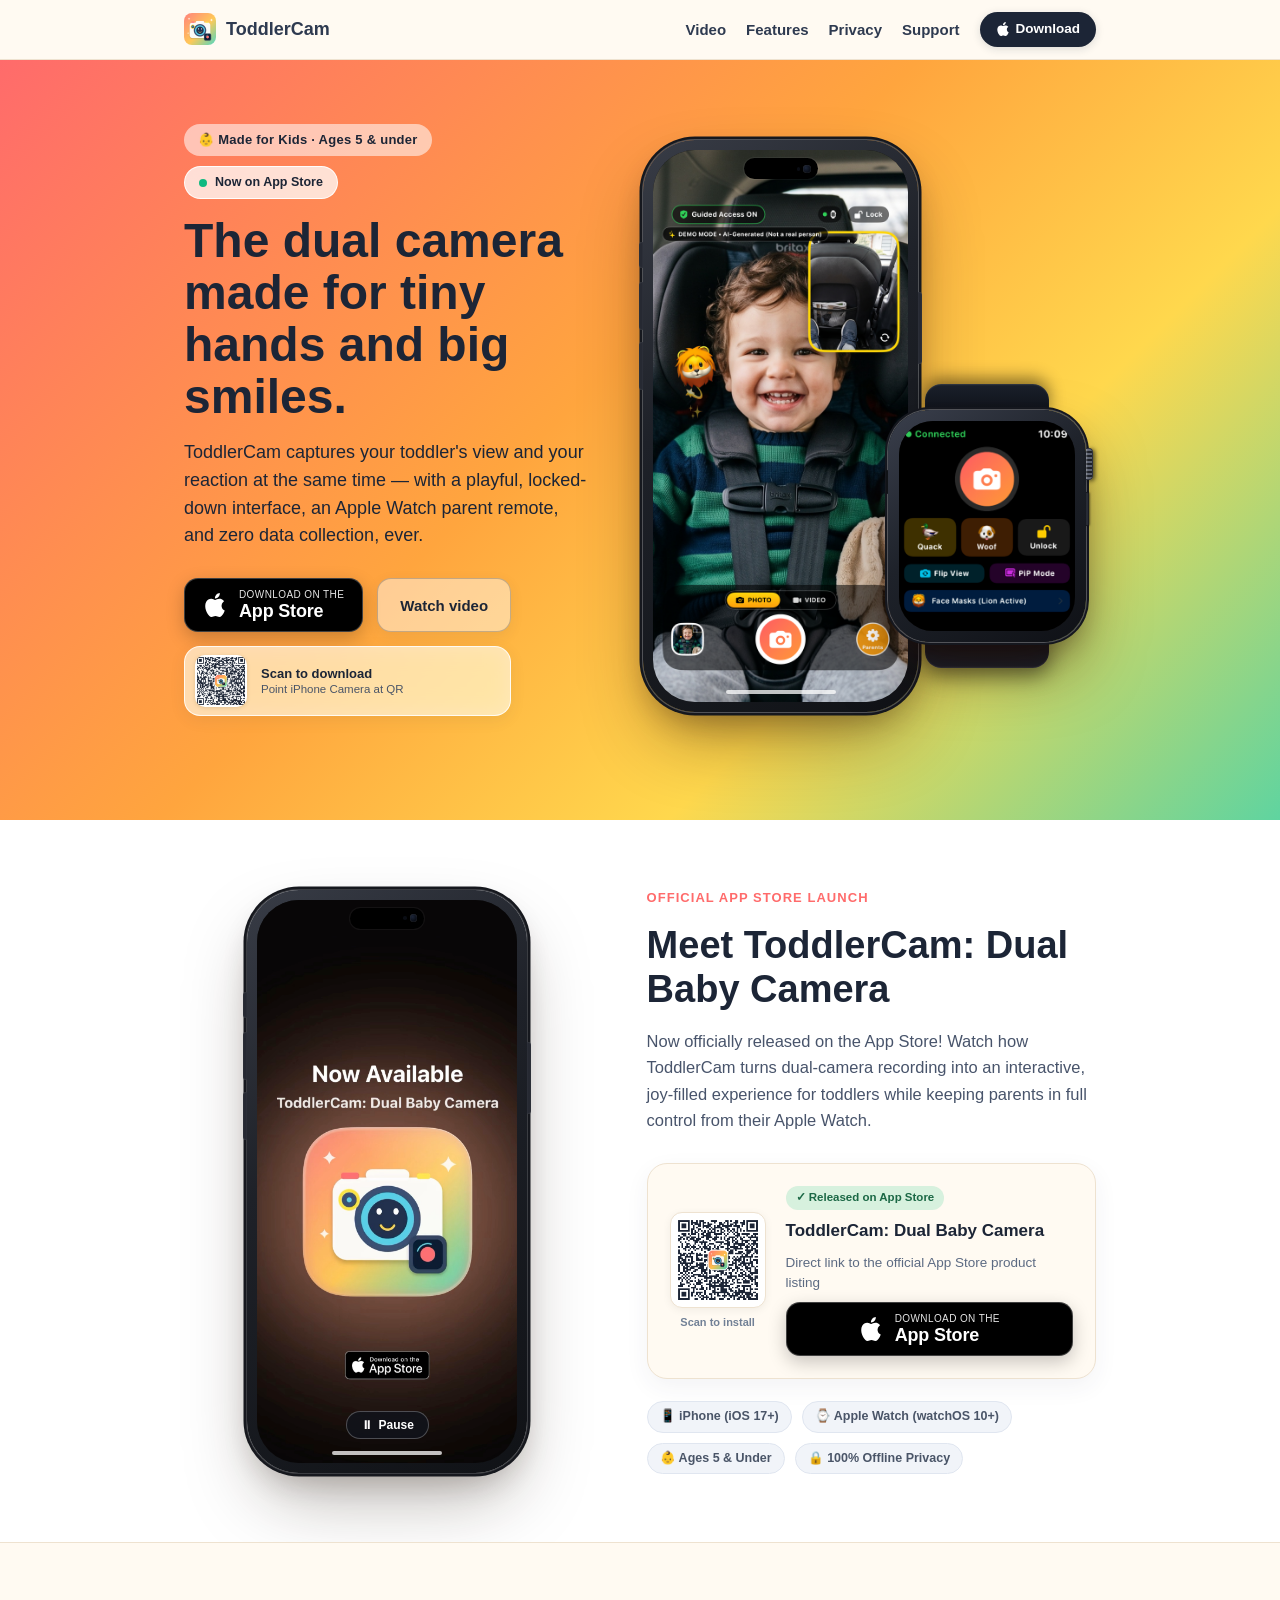
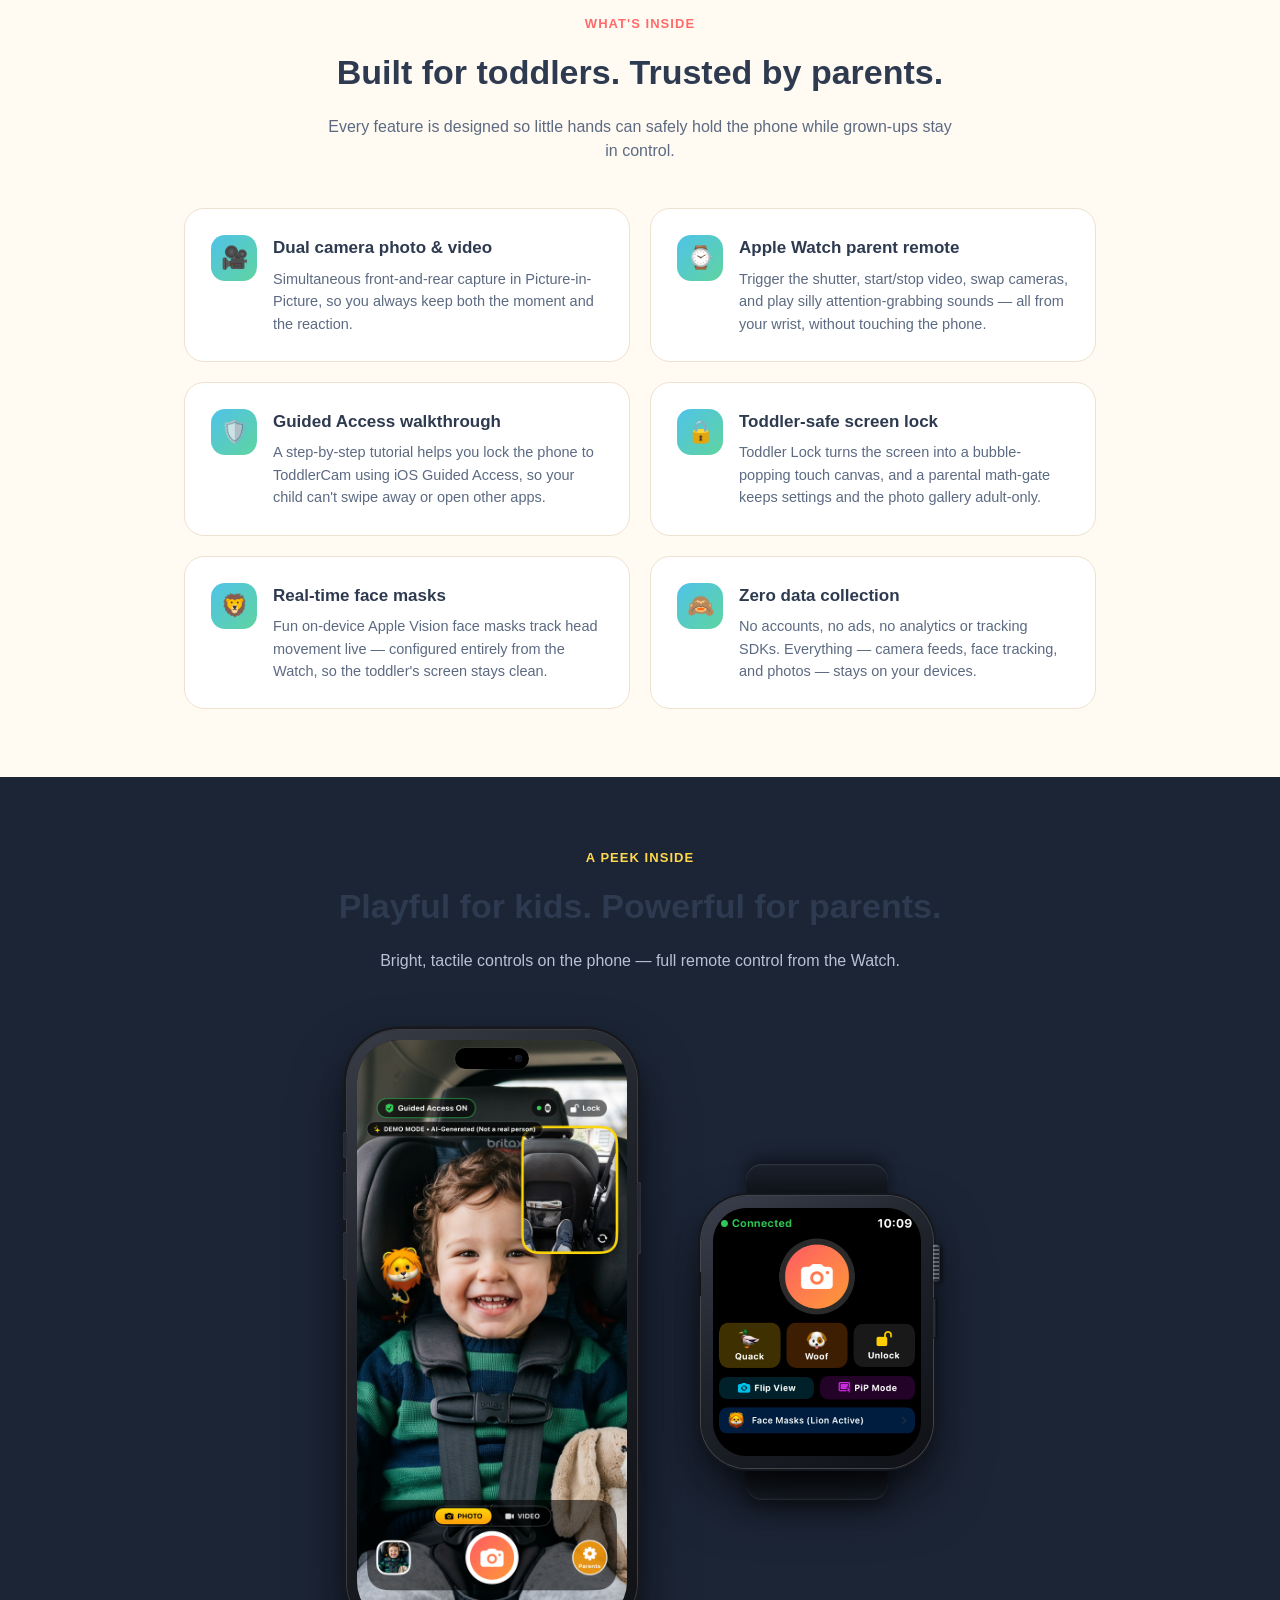
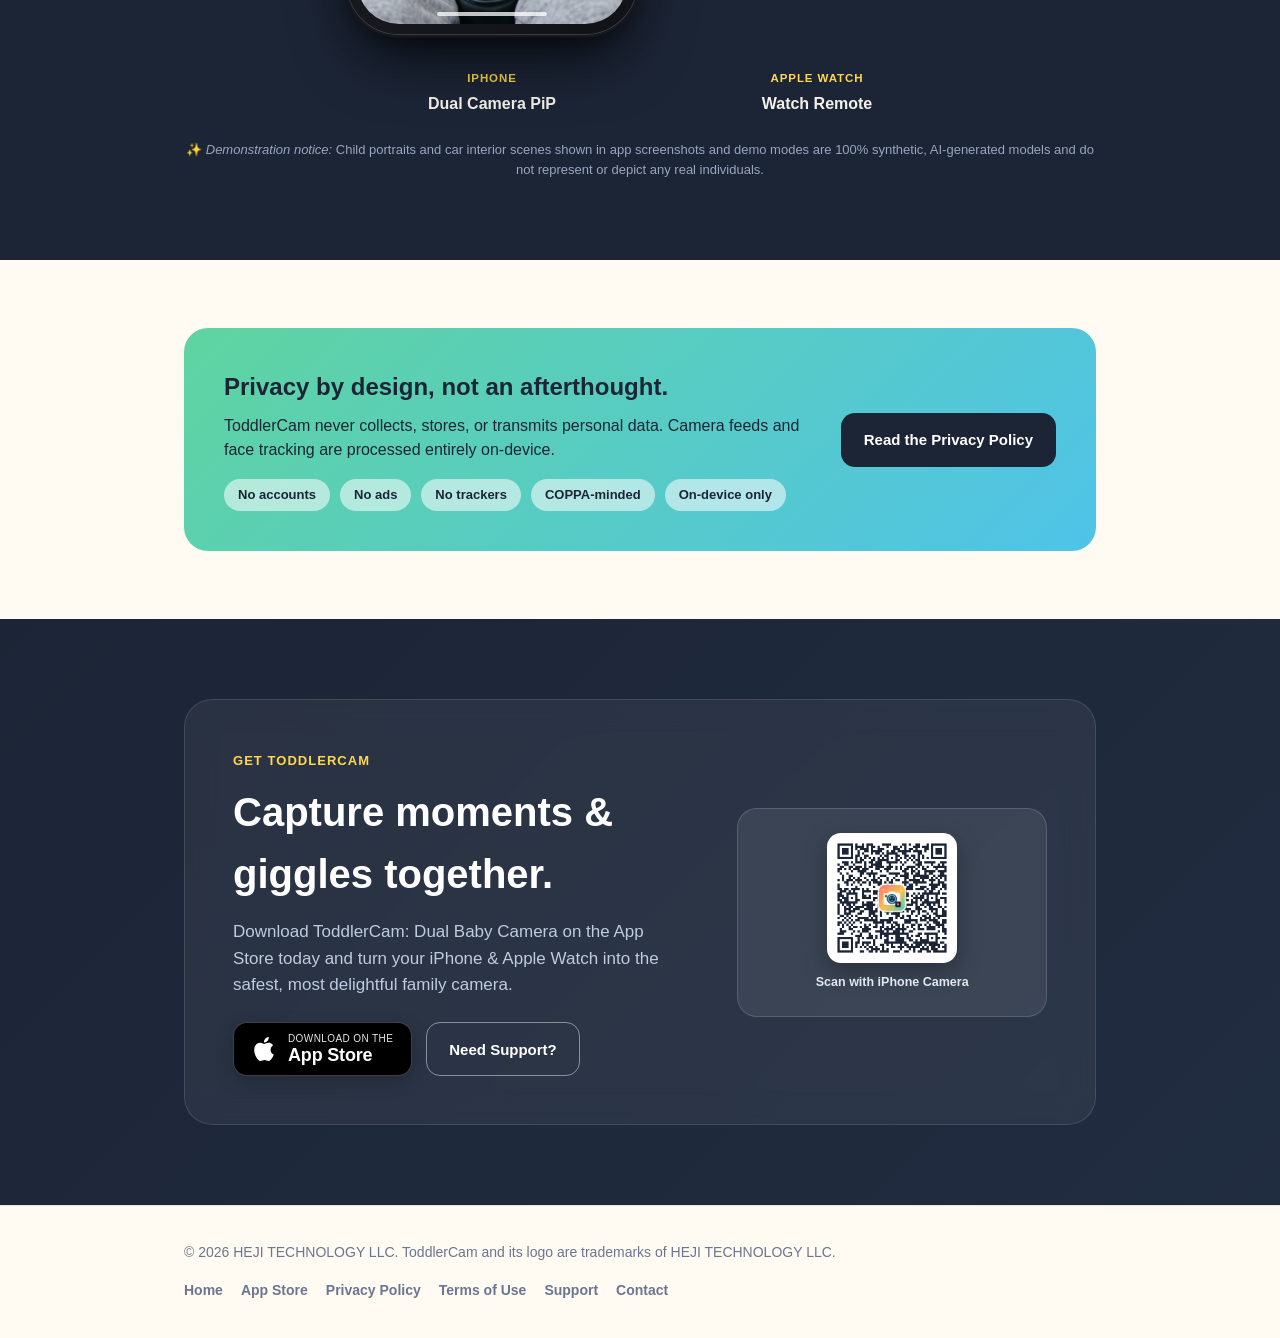
<file: site/index.html>
<!DOCTYPE html>
<html lang="en">
<head>
<meta charset="UTF-8">
<meta name="viewport" content="width=device-width, initial-scale=1">
<title>ToddlerCam — Dual Baby Camera for iPhone &amp; Apple Watch</title>
<meta name="description" content="ToddlerCam is now available on the App Store! Child-safe dual-camera app for toddlers and babies, with an Apple Watch parent remote, Guided Access safety tools, and zero data collection.">
<link rel="icon" type="image/png" href="assets/app-icon.png">
<link rel="stylesheet" href="styles.css">
</head>
<body>

<nav class="nav">
  <div class="wrap">
    <a class="brand" href="index.html">
      <img src="assets/app-icon.png" alt="ToddlerCam icon">
      ToddlerCam
    </a>
    <div class="nav-links">
      <a href="#promo">Video</a>
      <a href="#features">Features</a>
      <a href="#privacy">Privacy</a>
      <a href="support.html">Support</a>
      <a class="nav-appstore-btn" href="https://apps.apple.com/us/app/toddlercam-dual-baby-camera/id6810526172" target="_blank" rel="noopener noreferrer">
        <svg viewBox="0 0 24 24" width="14" height="14" fill="currentColor" aria-hidden="true">
          <path d="M12.152 6.896c-.948 0-2.415-1.078-3.96-1.04-2.04.027-3.91 1.183-4.961 3.014-2.117 3.675-.546 9.103 1.519 12.09 1.013 1.454 2.208 3.09 3.792 3.039 1.52-.065 2.09-.987 3.935-.987 1.831 0 2.35.987 3.96.948 1.637-.026 2.676-1.48 3.676-2.948 1.156-1.688 1.636-3.325 1.662-3.415-.039-.013-3.182-1.221-3.22-4.857-.026-3.04 2.48-4.494 2.597-4.559-1.429-2.09-3.623-2.324-4.39-2.376-2-.156-3.675 1.09-4.61 1.09zM15.53 3.83c.843-1.012 1.4-2.427 1.245-3.83-1.207.052-2.662.805-3.532 1.818-.78.896-1.454 2.338-1.273 3.714 1.338.104 2.715-.688 3.559-1.701"/>
        </svg>
        <span>Download</span>
      </a>
    </div>
  </div>
</nav>

<header class="hero">
  <div class="wrap">
    <div>
      <div style="display:flex; gap:10px; align-items:center; flex-wrap:wrap; margin-bottom:16px;">
        <span class="eyebrow" style="margin-bottom:0;">👶 Made for Kids · Ages 5 &amp; under</span>
        <div class="badge-live">
          <span class="live-dot"></span>
          <span>Now on App Store</span>
        </div>
      </div>
      <h1>The dual camera made for tiny hands and big smiles.</h1>
      <p class="lead">
        ToddlerCam captures your toddler's view and your reaction at the same time —
        with a playful, locked-down interface, an Apple Watch parent remote, and
        zero data collection, ever.
      </p>
      <div class="hero-download-block">
        <div class="cta-row">
          <a class="btn-appstore" href="https://apps.apple.com/us/app/toddlercam-dual-baby-camera/id6810526172" target="_blank" rel="noopener noreferrer" aria-label="Download ToddlerCam on the App Store">
            <svg class="appstore-apple-logo" viewBox="0 0 24 24" width="22" height="22" fill="currentColor" aria-hidden="true">
              <path d="M12.152 6.896c-.948 0-2.415-1.078-3.96-1.04-2.04.027-3.91 1.183-4.961 3.014-2.117 3.675-.546 9.103 1.519 12.09 1.013 1.454 2.208 3.09 3.792 3.039 1.52-.065 2.09-.987 3.935-.987 1.831 0 2.35.987 3.96.948 1.637-.026 2.676-1.48 3.676-2.948 1.156-1.688 1.636-3.325 1.662-3.415-.039-.013-3.182-1.221-3.22-4.857-.026-3.04 2.48-4.494 2.597-4.559-1.429-2.09-3.623-2.324-4.39-2.376-2-.156-3.675 1.09-4.61 1.09zM15.53 3.83c.843-1.012 1.4-2.427 1.245-3.83-1.207.052-2.662.805-3.532 1.818-.78.896-1.454 2.338-1.273 3.714 1.338.104 2.715-.688 3.559-1.701"/>
            </svg>
            <div class="appstore-text">
              <span class="appstore-sub">Download on the</span>
              <span class="appstore-title">App Store</span>
            </div>
          </a>
          <a class="btn btn-outline" href="#promo">Watch video</a>
        </div>
        <a class="hero-qr-badge" href="https://apps.apple.com/us/app/toddlercam-dual-baby-camera/id6810526172" target="_blank" rel="noopener noreferrer" aria-label="Scan or click to view ToddlerCam on the App Store">
          <img src="assets/qr-code.png" alt="Scan to download ToddlerCam on App Store" class="hero-qr-img" width="52" height="52">
          <div class="hero-qr-meta">
            <strong>Scan to download</strong>
            <span>Point iPhone Camera at QR</span>
          </div>
        </a>
      </div>
    </div>
    <div class="hero-art">
      <div class="hero-stage">
        <div class="hero-iphone">
          <div class="iphone-frame">
            <div class="iphone-btn iphone-action"></div>
            <div class="iphone-btn iphone-vol-up"></div>
            <div class="iphone-btn iphone-vol-down"></div>
            <div class="iphone-btn iphone-power"></div>
            <div class="iphone-screen">
              <div class="dynamic-island">
                <span class="sensor-dot"></span>
                <span class="lens-reflection"></span>
              </div>
              <img src="assets/screenshot-dual-camera.png" alt="ToddlerCam dual camera view on iPhone">
              <div class="home-indicator"></div>
            </div>
          </div>
        </div>

        <div class="hero-watch">
          <div class="watch-assembly">
            <div class="watch-strap strap-top"></div>
            <div class="watch-frame">
              <div class="digital-crown"></div>
              <div class="watch-side-button"></div>
              <div class="watch-mic"></div>
              <div class="watch-screen">
                <img src="assets/screenshot-watch.png" alt="ToddlerCam parent remote on Apple Watch">
              </div>
            </div>
            <div class="watch-strap strap-bottom"></div>
          </div>
        </div>
      </div>
    </div>
  </div>
</header>

<section id="promo" class="promo-section">
  <div class="wrap">
    <div class="promo-stage">
      <div class="promo-video-wrap">
        <div class="iphone-frame promo-iphone">
          <div class="iphone-btn iphone-action"></div>
          <div class="iphone-btn iphone-vol-up"></div>
          <div class="iphone-btn iphone-vol-down"></div>
          <div class="iphone-btn iphone-power"></div>
          <div class="iphone-screen promo-video-screen" id="promoVideoContainer">
            <div class="dynamic-island">
              <span class="sensor-dot"></span>
              <span class="lens-reflection"></span>
            </div>
            <video id="promoVideo" autoplay loop muted playsinline poster="assets/promo-poster.jpg" preload="auto">
              <source src="assets/toddlercam-promo-h264.mp4" type="video/mp4; codecs=avc1">
              <source src="assets/toddlercam-promo.mp4" type="video/mp4">
              Your browser does not support HTML5 video.
            </video>
            <div class="promo-video-overlay">
              <button class="video-ctrl-pill" id="videoPlayBtn" type="button" aria-label="Toggle play and pause">
                <span id="videoPlayIcon">⏸</span>
                <span id="videoPlayText">Pause</span>
              </button>
            </div>
            <div class="home-indicator"></div>
          </div>
        </div>
      </div>

      <div class="promo-content">
        <span class="kicker">Official App Store Launch</span>
        <h2>Meet ToddlerCam: Dual Baby Camera</h2>
        <p class="lead">
          Now officially released on the App Store! Watch how ToddlerCam turns dual-camera recording into an interactive, joy-filled experience for toddlers while keeping parents in full control from their Apple Watch.
        </p>

        <div class="promo-download-card">
          <div class="promo-qr-box">
            <a href="https://apps.apple.com/us/app/toddlercam-dual-baby-camera/id6810526172" target="_blank" rel="noopener noreferrer" title="Open App Store listing">
              <img src="assets/qr-code.png" alt="App Store QR code for ToddlerCam" width="96" height="96">
            </a>
            <span>Scan to install</span>
          </div>
          <div class="promo-download-info">
            <span class="promo-tag">✓ Released on App Store</span>
            <h4>ToddlerCam: Dual Baby Camera</h4>
            <p>Direct link to the official App Store product listing</p>
            <a class="btn-appstore" href="https://apps.apple.com/us/app/toddlercam-dual-baby-camera/id6810526172" target="_blank" rel="noopener noreferrer">
              <svg class="appstore-apple-logo" viewBox="0 0 24 24" width="22" height="22" fill="currentColor" aria-hidden="true">
                <path d="M12.152 6.896c-.948 0-2.415-1.078-3.96-1.04-2.04.027-3.91 1.183-4.961 3.014-2.117 3.675-.546 9.103 1.519 12.09 1.013 1.454 2.208 3.09 3.792 3.039 1.52-.065 2.09-.987 3.935-.987 1.831 0 2.35.987 3.96.948 1.637-.026 2.676-1.48 3.676-2.948 1.156-1.688 1.636-3.325 1.662-3.415-.039-.013-3.182-1.221-3.22-4.857-.026-3.04 2.48-4.494 2.597-4.559-1.429-2.09-3.623-2.324-4.39-2.376-2-.156-3.675 1.09-4.61 1.09zM15.53 3.83c.843-1.012 1.4-2.427 1.245-3.83-1.207.052-2.662.805-3.532 1.818-.78.896-1.454 2.338-1.273 3.714 1.338.104 2.715-.688 3.559-1.701"/>
              </svg>
              <div class="appstore-text">
                <span class="appstore-sub">Download on the</span>
                <span class="appstore-title">App Store</span>
              </div>
            </a>
          </div>
        </div>

        <div class="promo-specs">
          <span class="spec-badge">📱 iPhone (iOS 17+)</span>
          <span class="spec-badge">⌚️ Apple Watch (watchOS 10+)</span>
          <span class="spec-badge">👶 Ages 5 &amp; Under</span>
          <span class="spec-badge">🔒 100% Offline Privacy</span>
        </div>
      </div>
    </div>
  </div>
</section>

<section id="features">
  <div class="wrap">
    <div class="section-head">
      <span class="kicker">What's inside</span>
      <h2>Built for toddlers. Trusted by parents.</h2>
      <p>Every feature is designed so little hands can safely hold the phone while grown-ups stay in control.</p>
    </div>
    <div class="features">
      <div class="feature-card">
        <div class="feature-icon">🎥</div>
        <div>
          <h3>Dual camera photo &amp; video</h3>
          <p>Simultaneous front-and-rear capture in Picture-in-Picture, so you always keep both the moment and the reaction.</p>
        </div>
      </div>
      <div class="feature-card">
        <div class="feature-icon">⌚️</div>
        <div>
          <h3>Apple Watch parent remote</h3>
          <p>Trigger the shutter, start/stop video, swap cameras, and play silly attention-grabbing sounds — all from your wrist, without touching the phone.</p>
        </div>
      </div>
      <div class="feature-card">
        <div class="feature-icon">🛡️</div>
        <div>
          <h3>Guided Access walkthrough</h3>
          <p>A step-by-step tutorial helps you lock the phone to ToddlerCam using iOS Guided Access, so your child can't swipe away or open other apps.</p>
        </div>
      </div>
      <div class="feature-card">
        <div class="feature-icon">🔒</div>
        <div>
          <h3>Toddler-safe screen lock</h3>
          <p>Toddler Lock turns the screen into a bubble-popping touch canvas, and a parental math-gate keeps settings and the photo gallery adult-only.</p>
        </div>
      </div>
      <div class="feature-card">
        <div class="feature-icon">🦁</div>
        <div>
          <h3>Real-time face masks</h3>
          <p>Fun on-device Apple Vision face masks track head movement live — configured entirely from the Watch, so the toddler's screen stays clean.</p>
        </div>
      </div>
      <div class="feature-card">
        <div class="feature-icon">🙈</div>
        <div>
          <h3>Zero data collection</h3>
          <p>No accounts, no ads, no analytics or tracking SDKs. Everything — camera feeds, face tracking, and photos — stays on your devices.</p>
        </div>
      </div>
    </div>
  </div>
</section>

<section class="showcase">
  <div class="wrap">
    <div class="section-head">
      <span class="kicker">A peek inside</span>
      <h2>Playful for kids. Powerful for parents.</h2>
      <p>Bright, tactile controls on the phone — full remote control from the Watch.</p>
    </div>
    <div class="device-stage">
      <div class="device-card">
        <div class="device-frame-box">
          <div class="iphone-frame">
            <div class="iphone-btn iphone-action"></div>
            <div class="iphone-btn iphone-vol-up"></div>
            <div class="iphone-btn iphone-vol-down"></div>
            <div class="iphone-btn iphone-power"></div>
            <div class="iphone-screen">
              <div class="dynamic-island">
                <span class="sensor-dot"></span>
                <span class="lens-reflection"></span>
              </div>
              <img src="assets/screenshot-dual-camera.png" alt="Dual camera picture-in-picture view on iPhone">
              <div class="home-indicator"></div>
            </div>
          </div>
        </div>
        <div class="device-label">
          <span class="device-type-tag">iPhone</span>
          <span class="device-caption">Dual Camera PiP</span>
        </div>
      </div>

      <div class="device-card">
        <div class="device-frame-box">
          <div class="watch-assembly">
            <div class="watch-strap strap-top"></div>
            <div class="watch-frame">
              <div class="digital-crown"></div>
              <div class="watch-side-button"></div>
              <div class="watch-mic"></div>
              <div class="watch-screen">
                <img src="assets/screenshot-watch.png" alt="Remote control screen on Apple Watch">
              </div>
            </div>
            <div class="watch-strap strap-bottom"></div>
          </div>
        </div>
        <div class="device-label">
          <span class="device-type-tag">Apple Watch</span>
          <span class="device-caption">Watch Remote</span>
        </div>
      </div>
    </div>
    <p class="disclaimer-note">✨ <em>Demonstration notice:</em> Child portraits and car interior scenes shown in app screenshots and demo modes are 100% synthetic, AI-generated models and do not represent or depict any real individuals.</p>
  </div>
</section>

<section id="privacy">
  <div class="wrap">
    <div class="privacy-strip">
      <div>
        <h2>Privacy by design, not an afterthought.</h2>
        <p>ToddlerCam never collects, stores, or transmits personal data. Camera feeds and face tracking are processed entirely on-device.</p>
        <div class="pill-list">
          <span class="pill">No accounts</span>
          <span class="pill">No ads</span>
          <span class="pill">No trackers</span>
          <span class="pill">COPPA-minded</span>
          <span class="pill">On-device only</span>
        </div>
      </div>
      <a class="btn btn-dark" href="privacy.html">Read the Privacy Policy</a>
    </div>
  </div>
</section>

<section id="download" class="download-banner">
  <div class="wrap">
    <div class="download-box">
      <div class="download-content">
        <span class="kicker">Get ToddlerCam</span>
        <h2>Capture moments &amp; giggles together.</h2>
        <p>
          Download ToddlerCam: Dual Baby Camera on the App Store today and turn your iPhone &amp; Apple Watch into the safest, most delightful family camera.
        </p>
        <div class="download-actions">
          <a class="btn-appstore" href="https://apps.apple.com/us/app/toddlercam-dual-baby-camera/id6810526172" target="_blank" rel="noopener noreferrer" aria-label="Download ToddlerCam on the App Store">
            <svg class="appstore-apple-logo" viewBox="0 0 24 24" width="22" height="22" fill="currentColor" aria-hidden="true">
              <path d="M12.152 6.896c-.948 0-2.415-1.078-3.96-1.04-2.04.027-3.91 1.183-4.961 3.014-2.117 3.675-.546 9.103 1.519 12.09 1.013 1.454 2.208 3.09 3.792 3.039 1.52-.065 2.09-.987 3.935-.987 1.831 0 2.35.987 3.96.948 1.637-.026 2.676-1.48 3.676-2.948 1.156-1.688 1.636-3.325 1.662-3.415-.039-.013-3.182-1.221-3.22-4.857-.026-3.04 2.48-4.494 2.597-4.559-1.429-2.09-3.623-2.324-4.39-2.376-2-.156-3.675 1.09-4.61 1.09zM15.53 3.83c.843-1.012 1.4-2.427 1.245-3.83-1.207.052-2.662.805-3.532 1.818-.78.896-1.454 2.338-1.273 3.714 1.338.104 2.715-.688 3.559-1.701"/>
            </svg>
            <div class="appstore-text">
              <span class="appstore-sub">Download on the</span>
              <span class="appstore-title">App Store</span>
            </div>
          </a>
          <a class="btn btn-outline-white" href="support.html">Need Support?</a>
        </div>
      </div>
      <div class="download-qr-wrap">
        <a href="https://apps.apple.com/us/app/toddlercam-dual-baby-camera/id6810526172" target="_blank" rel="noopener noreferrer" title="Open App Store listing">
          <img src="assets/qr-code.png" alt="Scan QR code to install ToddlerCam on the App Store" width="130" height="130">
        </a>
        <span>Scan with iPhone Camera</span>
      </div>
    </div>
  </div>
</section>

<footer>
  <div class="wrap">
    <span>© 2026 HEJI TECHNOLOGY LLC. ToddlerCam and its logo are trademarks of HEJI TECHNOLOGY LLC.</span>
    <nav>
      <a href="index.html">Home</a>
      <a href="https://apps.apple.com/us/app/toddlercam-dual-baby-camera/id6810526172" target="_blank" rel="noopener noreferrer">App Store</a>
      <a href="privacy.html">Privacy Policy</a>
      <a href="terms.html">Terms of Use</a>
      <a href="support.html">Support</a>
      <a href="mailto:info@hejitech.com">Contact</a>
    </nav>
  </div>
</footer>

<script>
  const promoVideo = document.getElementById('promoVideo');
  const videoPlayBtn = document.getElementById('videoPlayBtn');
  const videoPlayIcon = document.getElementById('videoPlayIcon');
  const videoPlayText = document.getElementById('videoPlayText');

  function updateButtonState() {
    if (!promoVideo) return;
    if (promoVideo.paused) {
      if (videoPlayIcon) videoPlayIcon.textContent = '▶';
      if (videoPlayText) videoPlayText.textContent = 'Play';
    } else {
      if (videoPlayIcon) videoPlayIcon.textContent = '⏸';
      if (videoPlayText) videoPlayText.textContent = 'Pause';
    }
  }

  if (promoVideo && videoPlayBtn) {
    videoPlayBtn.addEventListener('click', function(e) {
      e.stopPropagation();
      if (promoVideo.paused) {
        promoVideo.play();
      } else {
        promoVideo.pause();
      }
      updateButtonState();
    });

    promoVideo.addEventListener('play', updateButtonState);
    promoVideo.addEventListener('pause', updateButtonState);

    const container = document.getElementById('promoVideoContainer');
    if (container) {
      container.addEventListener('click', function(e) {
        if (e.target.closest('#videoPlayBtn')) return;
        if (promoVideo.paused) {
          promoVideo.play();
        } else {
          promoVideo.pause();
        }
        updateButtonState();
      });
    }
  }
</script>

</body>
</html>
</file>
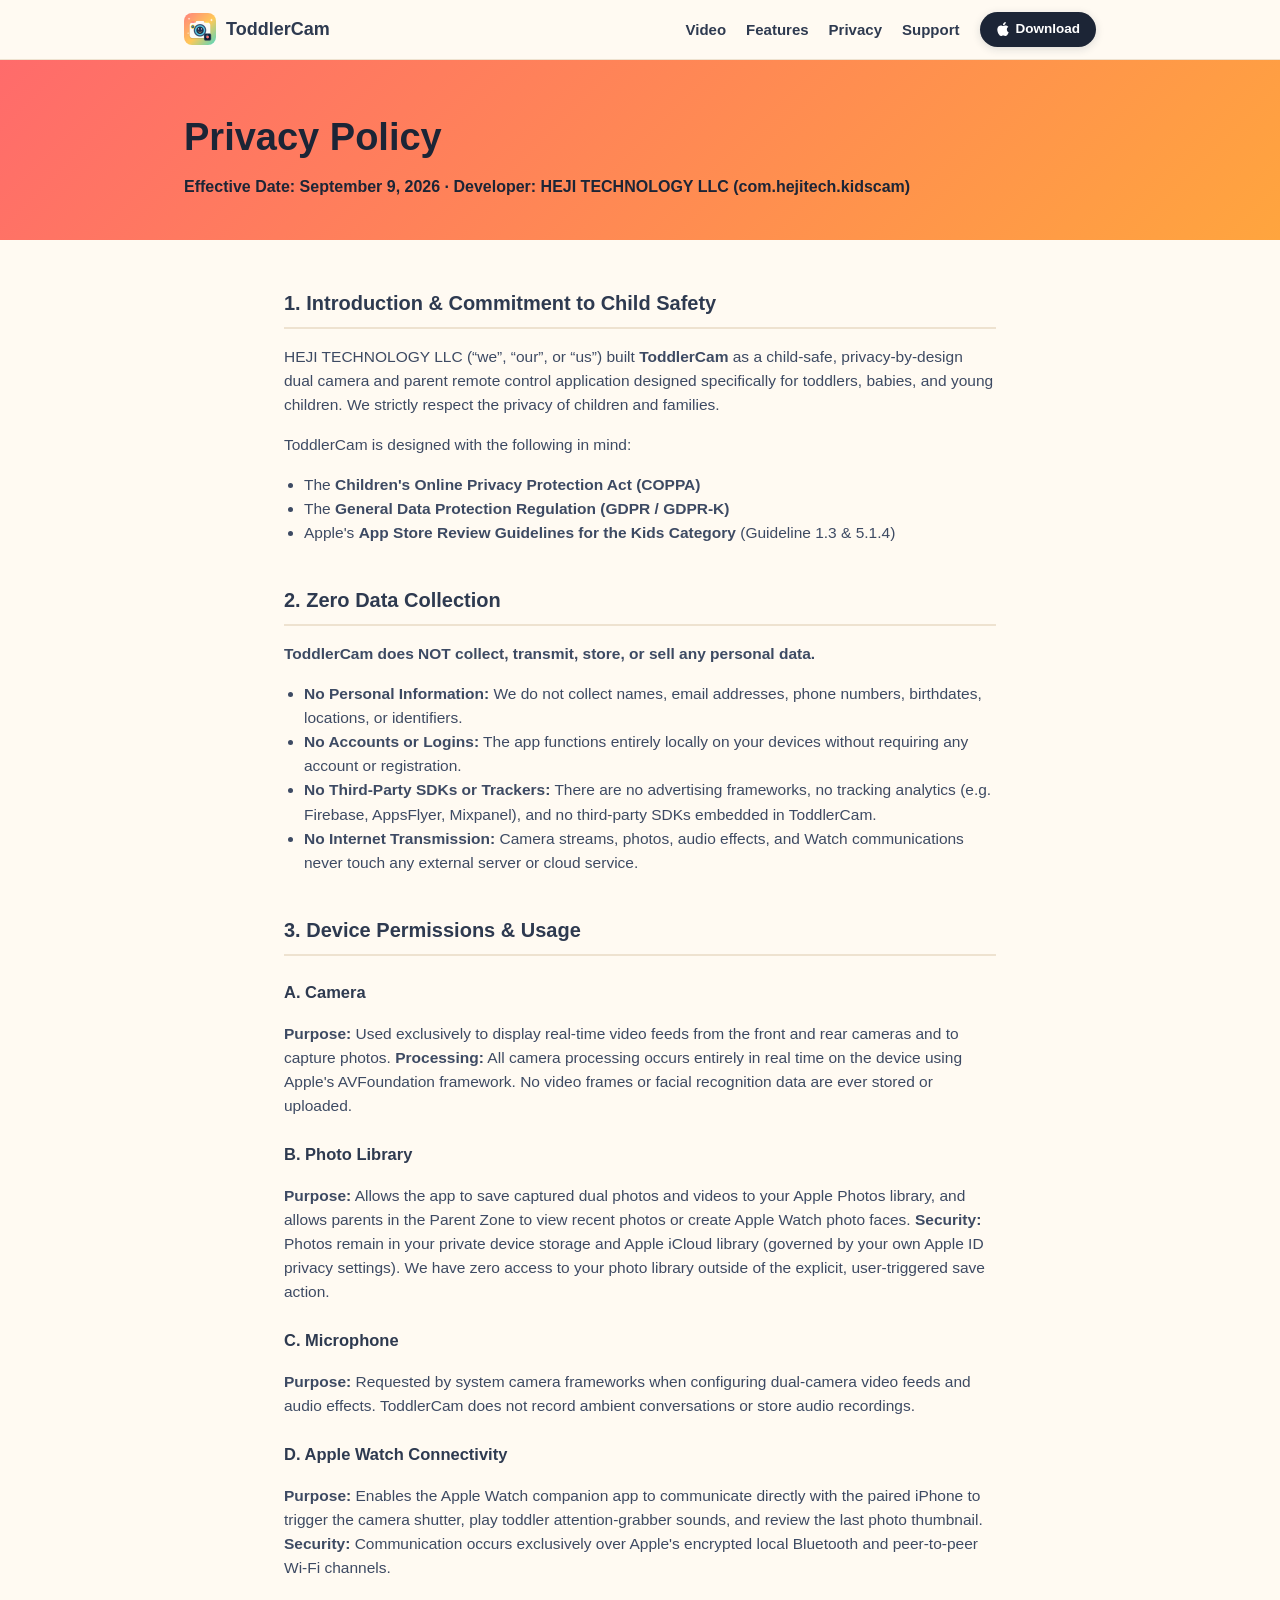
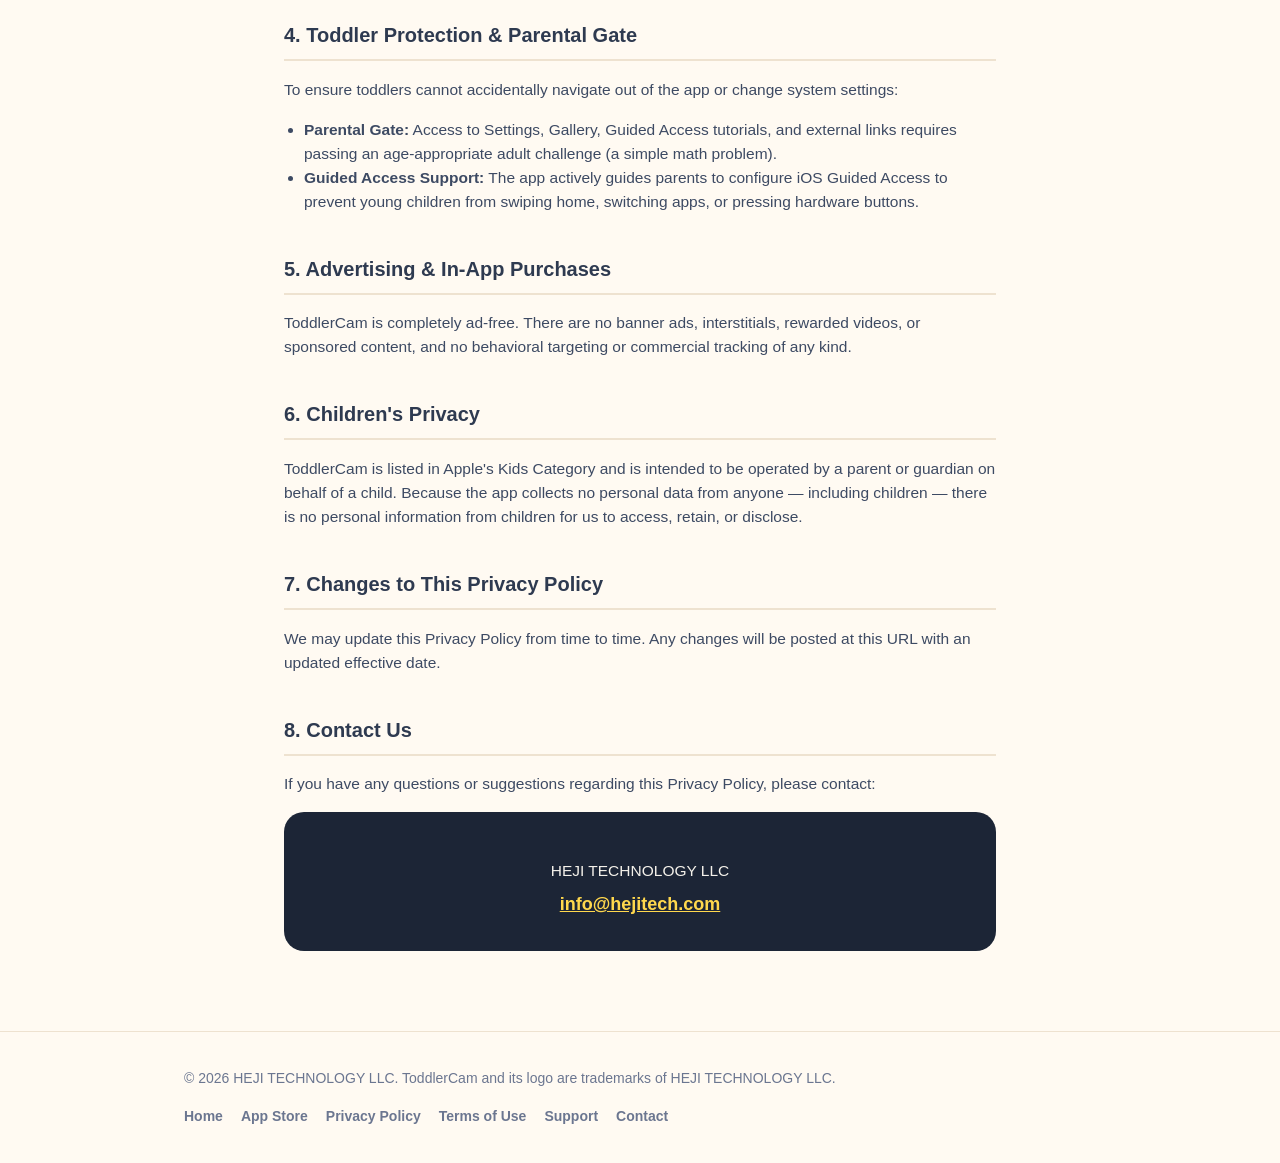
<file: site/privacy.html>
<!DOCTYPE html>
<html lang="en">
<head>
<meta charset="UTF-8">
<meta name="viewport" content="width=device-width, initial-scale=1">
<title>Privacy Policy — ToddlerCam</title>
<meta name="description" content="ToddlerCam Privacy Policy: zero data collection, no accounts, no trackers, on-device processing only.">
<link rel="icon" type="image/png" href="assets/app-icon.png">
<link rel="stylesheet" href="styles.css">
</head>
<body>

<nav class="nav">
  <div class="wrap">
    <a class="brand" href="index.html">
      <img src="assets/app-icon.png" alt="ToddlerCam icon">
      ToddlerCam
    </a>
    <div class="nav-links">
      <a href="index.html#promo">Video</a>
      <a href="index.html#features">Features</a>
      <a href="privacy.html">Privacy</a>
      <a href="support.html">Support</a>
      <a class="nav-appstore-btn" href="https://apps.apple.com/us/app/toddlercam-dual-baby-camera/id6810526172" target="_blank" rel="noopener noreferrer">
        <svg viewBox="0 0 24 24" width="14" height="14" fill="currentColor" aria-hidden="true">
          <path d="M12.152 6.896c-.948 0-2.415-1.078-3.96-1.04-2.04.027-3.91 1.183-4.961 3.014-2.117 3.675-.546 9.103 1.519 12.09 1.013 1.454 2.208 3.09 3.792 3.039 1.52-.065 2.09-.987 3.935-.987 1.831 0 2.35.987 3.96.948 1.637-.026 2.676-1.48 3.676-2.948 1.156-1.688 1.636-3.325 1.662-3.415-.039-.013-3.182-1.221-3.22-4.857-.026-3.04 2.48-4.494 2.597-4.559-1.429-2.09-3.623-2.324-4.39-2.376-2-.156-3.675 1.09-4.61 1.09zM15.53 3.83c.843-1.012 1.4-2.427 1.245-3.83-1.207.052-2.662.805-3.532 1.818-.78.896-1.454 2.338-1.273 3.714 1.338.104 2.715-.688 3.559-1.701"/>
        </svg>
        <span>Download</span>
      </a>
    </div>
  </div>
</nav>

<header class="doc-hero">
  <div class="wrap">
    <h1>Privacy Policy</h1>
    <p>Effective Date: September 9, 2026 · Developer: HEJI TECHNOLOGY LLC (com.hejitech.kidscam)</p>
  </div>
</header>

<article class="doc">

  <h2>1. Introduction &amp; Commitment to Child Safety</h2>
  <p>
    HEJI TECHNOLOGY LLC (“we”, “our”, or “us”) built <strong>ToddlerCam</strong> as a child-safe, privacy-by-design
    dual camera and parent remote control application designed specifically for toddlers, babies, and
    young children. We strictly respect the privacy of children and families.
  </p>
  <p>ToddlerCam is designed with the following in mind:</p>
  <ul>
    <li>The <strong>Children's Online Privacy Protection Act (COPPA)</strong></li>
    <li>The <strong>General Data Protection Regulation (GDPR / GDPR-K)</strong></li>
    <li>Apple's <strong>App Store Review Guidelines for the Kids Category</strong> (Guideline 1.3 &amp; 5.1.4)</li>
  </ul>

  <h2>2. Zero Data Collection</h2>
  <p><strong>ToddlerCam does NOT collect, transmit, store, or sell any personal data.</strong></p>
  <ul>
    <li><strong>No Personal Information:</strong> We do not collect names, email addresses, phone numbers, birthdates, locations, or identifiers.</li>
    <li><strong>No Accounts or Logins:</strong> The app functions entirely locally on your devices without requiring any account or registration.</li>
    <li><strong>No Third-Party SDKs or Trackers:</strong> There are no advertising frameworks, no tracking analytics (e.g. Firebase, AppsFlyer, Mixpanel), and no third-party SDKs embedded in ToddlerCam.</li>
    <li><strong>No Internet Transmission:</strong> Camera streams, photos, audio effects, and Watch communications never touch any external server or cloud service.</li>
  </ul>

  <h2>3. Device Permissions &amp; Usage</h2>

  <h3>A. Camera</h3>
  <p>
    <strong>Purpose:</strong> Used exclusively to display real-time video feeds from the front and rear
    cameras and to capture photos. <strong>Processing:</strong> All camera processing occurs entirely in
    real time on the device using Apple's AVFoundation framework. No video frames or facial recognition
    data are ever stored or uploaded.
  </p>

  <h3>B. Photo Library</h3>
  <p>
    <strong>Purpose:</strong> Allows the app to save captured dual photos and videos to your Apple Photos
    library, and allows parents in the Parent Zone to view recent photos or create Apple Watch photo
    faces. <strong>Security:</strong> Photos remain in your private device storage and Apple iCloud
    library (governed by your own Apple ID privacy settings). We have zero access to your photo library
    outside of the explicit, user-triggered save action.
  </p>

  <h3>C. Microphone</h3>
  <p>
    <strong>Purpose:</strong> Requested by system camera frameworks when configuring dual-camera video
    feeds and audio effects. ToddlerCam does not record ambient conversations or store audio recordings.
  </p>

  <h3>D. Apple Watch Connectivity</h3>
  <p>
    <strong>Purpose:</strong> Enables the Apple Watch companion app to communicate directly with the
    paired iPhone to trigger the camera shutter, play toddler attention-grabber sounds, and review the
    last photo thumbnail. <strong>Security:</strong> Communication occurs exclusively over Apple's
    encrypted local Bluetooth and peer-to-peer Wi-Fi channels.
  </p>

  <h2>4. Toddler Protection &amp; Parental Gate</h2>
  <p>To ensure toddlers cannot accidentally navigate out of the app or change system settings:</p>
  <ul>
    <li><strong>Parental Gate:</strong> Access to Settings, Gallery, Guided Access tutorials, and external links requires passing an age-appropriate adult challenge (a simple math problem).</li>
    <li><strong>Guided Access Support:</strong> The app actively guides parents to configure iOS Guided Access to prevent young children from swiping home, switching apps, or pressing hardware buttons.</li>
  </ul>

  <h2>5. Advertising &amp; In-App Purchases</h2>
  <p>
    ToddlerCam is completely ad-free. There are no banner ads, interstitials, rewarded videos, or
    sponsored content, and no behavioral targeting or commercial tracking of any kind.
  </p>

  <h2>6. Children's Privacy</h2>
  <p>
    ToddlerCam is listed in Apple's Kids Category and is intended to be operated by a parent or guardian
    on behalf of a child. Because the app collects no personal data from anyone — including children —
    there is no personal information from children for us to access, retain, or disclose.
  </p>

  <h2>7. Changes to This Privacy Policy</h2>
  <p>
    We may update this Privacy Policy from time to time. Any changes will be posted at this URL with an
    updated effective date.
  </p>

  <h2>8. Contact Us</h2>
  <p>If you have any questions or suggestions regarding this Privacy Policy, please contact:</p>
  <div class="contact-card">
    <p style="color:#f4f1ea; margin-bottom:8px;">HEJI TECHNOLOGY LLC</p>
    <a href="mailto:info@hejitech.com">info@hejitech.com</a>
  </div>

</article>

<footer>
  <div class="wrap">
    <span>© 2026 HEJI TECHNOLOGY LLC. ToddlerCam and its logo are trademarks of HEJI TECHNOLOGY LLC.</span>
    <nav>
      <a href="index.html">Home</a>
      <a href="https://apps.apple.com/us/app/toddlercam-dual-baby-camera/id6810526172" target="_blank" rel="noopener noreferrer">App Store</a>
      <a href="privacy.html">Privacy Policy</a>
      <a href="terms.html">Terms of Use</a>
      <a href="support.html">Support</a>
      <a href="mailto:info@hejitech.com">Contact</a>
    </nav>
  </div>
</footer>

</body>
</html>
</file>
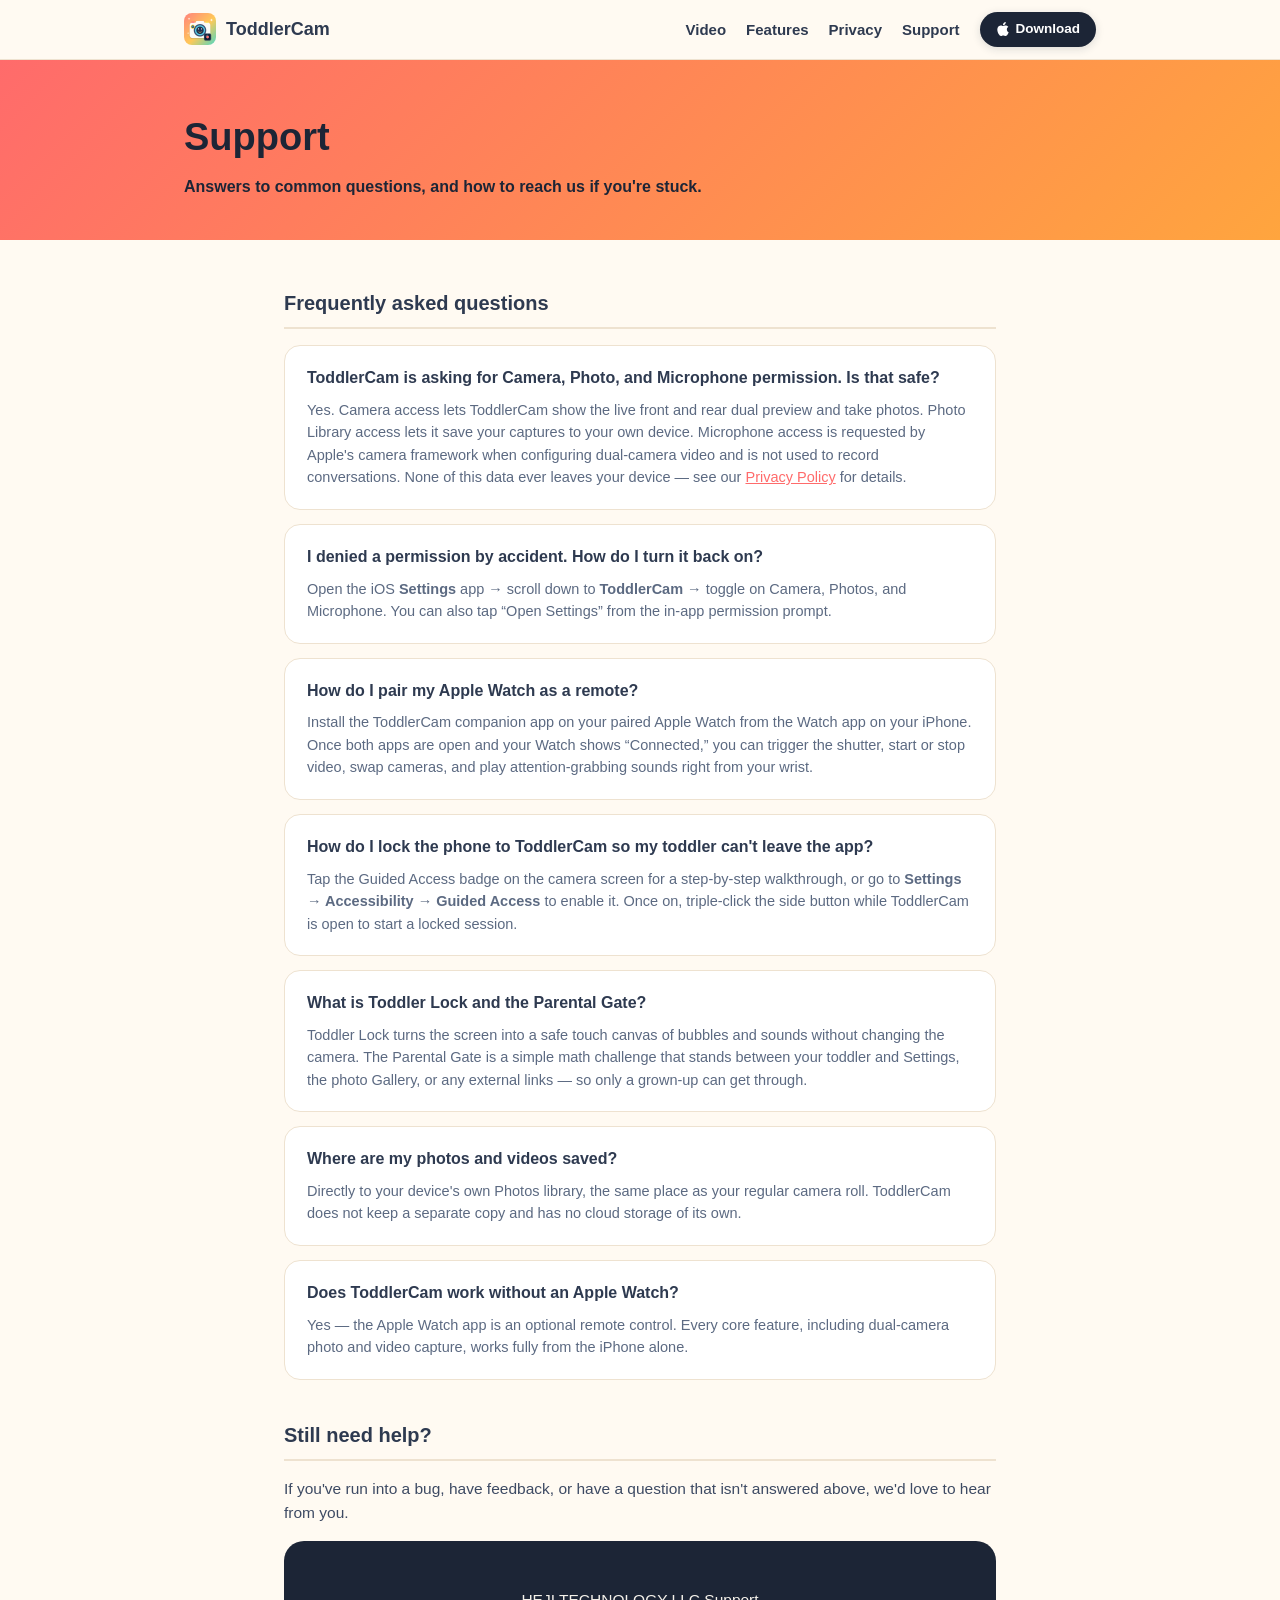
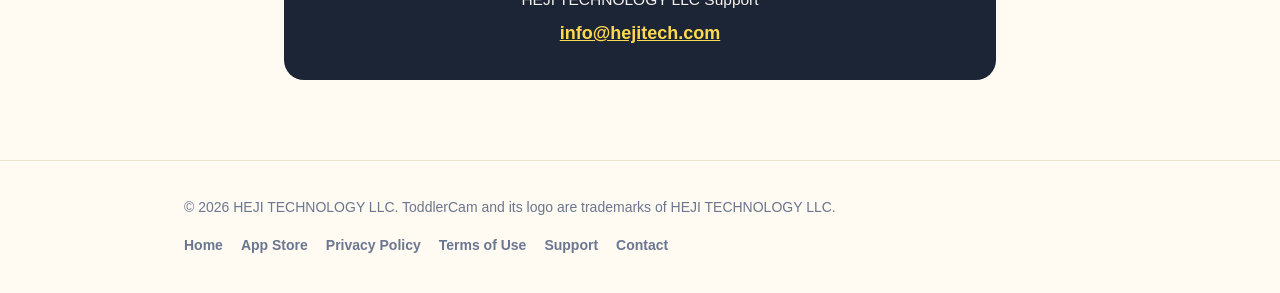
<file: site/support.html>
<!DOCTYPE html>
<html lang="en">
<head>
<meta charset="UTF-8">
<meta name="viewport" content="width=device-width, initial-scale=1">
<title>Support — ToddlerCam</title>
<meta name="description" content="Get help with ToddlerCam: permissions, Apple Watch pairing, Guided Access, and how to contact us.">
<link rel="icon" type="image/png" href="assets/app-icon.png">
<link rel="stylesheet" href="styles.css">
</head>
<body>

<nav class="nav">
  <div class="wrap">
    <a class="brand" href="index.html">
      <img src="assets/app-icon.png" alt="ToddlerCam icon">
      ToddlerCam
    </a>
    <div class="nav-links">
      <a href="index.html#promo">Video</a>
      <a href="index.html#features">Features</a>
      <a href="privacy.html">Privacy</a>
      <a href="support.html">Support</a>
      <a class="nav-appstore-btn" href="https://apps.apple.com/us/app/toddlercam-dual-baby-camera/id6810526172" target="_blank" rel="noopener noreferrer">
        <svg viewBox="0 0 24 24" width="14" height="14" fill="currentColor" aria-hidden="true">
          <path d="M12.152 6.896c-.948 0-2.415-1.078-3.96-1.04-2.04.027-3.91 1.183-4.961 3.014-2.117 3.675-.546 9.103 1.519 12.09 1.013 1.454 2.208 3.09 3.792 3.039 1.52-.065 2.09-.987 3.935-.987 1.831 0 2.35.987 3.96.948 1.637-.026 2.676-1.48 3.676-2.948 1.156-1.688 1.636-3.325 1.662-3.415-.039-.013-3.182-1.221-3.22-4.857-.026-3.04 2.48-4.494 2.597-4.559-1.429-2.09-3.623-2.324-4.39-2.376-2-.156-3.675 1.09-4.61 1.09zM15.53 3.83c.843-1.012 1.4-2.427 1.245-3.83-1.207.052-2.662.805-3.532 1.818-.78.896-1.454 2.338-1.273 3.714 1.338.104 2.715-.688 3.559-1.701"/>
        </svg>
        <span>Download</span>
      </a>
    </div>
  </div>
</nav>

<header class="doc-hero">
  <div class="wrap">
    <h1>Support</h1>
    <p>Answers to common questions, and how to reach us if you're stuck.</p>
  </div>
</header>

<article class="doc">

  <h2>Frequently asked questions</h2>

  <div class="faq-item">
    <h3>ToddlerCam is asking for Camera, Photo, and Microphone permission. Is that safe?</h3>
    <p>
      Yes. Camera access lets ToddlerCam show the live front and rear dual preview and take photos.
      Photo Library access lets it save your captures to your own device. Microphone access is requested
      by Apple's camera framework when configuring dual-camera video and is not used to record
      conversations. None of this data ever leaves your device — see our
      <a href="privacy.html">Privacy Policy</a> for details.
    </p>
  </div>

  <div class="faq-item">
    <h3>I denied a permission by accident. How do I turn it back on?</h3>
    <p>
      Open the iOS <strong>Settings</strong> app → scroll down to <strong>ToddlerCam</strong> → toggle on
      Camera, Photos, and Microphone. You can also tap “Open Settings” from the in-app permission prompt.
    </p>
  </div>

  <div class="faq-item">
    <h3>How do I pair my Apple Watch as a remote?</h3>
    <p>
      Install the ToddlerCam companion app on your paired Apple Watch from the Watch app on your iPhone.
      Once both apps are open and your Watch shows “Connected,” you can trigger the shutter, start or stop
      video, swap cameras, and play attention-grabbing sounds right from your wrist.
    </p>
  </div>

  <div class="faq-item">
    <h3>How do I lock the phone to ToddlerCam so my toddler can't leave the app?</h3>
    <p>
      Tap the Guided Access badge on the camera screen for a step-by-step walkthrough, or go to
      <strong>Settings → Accessibility → Guided Access</strong> to enable it. Once on, triple-click the
      side button while ToddlerCam is open to start a locked session.
    </p>
  </div>

  <div class="faq-item">
    <h3>What is Toddler Lock and the Parental Gate?</h3>
    <p>
      Toddler Lock turns the screen into a safe touch canvas of bubbles and sounds without changing the
      camera. The Parental Gate is a simple math challenge that stands between your toddler and Settings,
      the photo Gallery, or any external links — so only a grown-up can get through.
    </p>
  </div>

  <div class="faq-item">
    <h3>Where are my photos and videos saved?</h3>
    <p>
      Directly to your device's own Photos library, the same place as your regular camera roll.
      ToddlerCam does not keep a separate copy and has no cloud storage of its own.
    </p>
  </div>

  <div class="faq-item">
    <h3>Does ToddlerCam work without an Apple Watch?</h3>
    <p>
      Yes — the Apple Watch app is an optional remote control. Every core feature, including dual-camera
      photo and video capture, works fully from the iPhone alone.
    </p>
  </div>

  <h2>Still need help?</h2>
  <p>
    If you've run into a bug, have feedback, or have a question that isn't answered above, we'd love to
    hear from you.
  </p>
  <div class="contact-card">
    <p style="color:#f4f1ea; margin-bottom:8px;">HEJI TECHNOLOGY LLC Support</p>
    <a href="mailto:info@hejitech.com">info@hejitech.com</a>
  </div>

</article>

<footer>
  <div class="wrap">
    <span>© 2026 HEJI TECHNOLOGY LLC. ToddlerCam and its logo are trademarks of HEJI TECHNOLOGY LLC.</span>
    <nav>
      <a href="index.html">Home</a>
      <a href="https://apps.apple.com/us/app/toddlercam-dual-baby-camera/id6810526172" target="_blank" rel="noopener noreferrer">App Store</a>
      <a href="privacy.html">Privacy Policy</a>
      <a href="terms.html">Terms of Use</a>
      <a href="support.html">Support</a>
      <a href="mailto:info@hejitech.com">Contact</a>
    </nav>
  </div>
</footer>

</body>
</html>
</file>
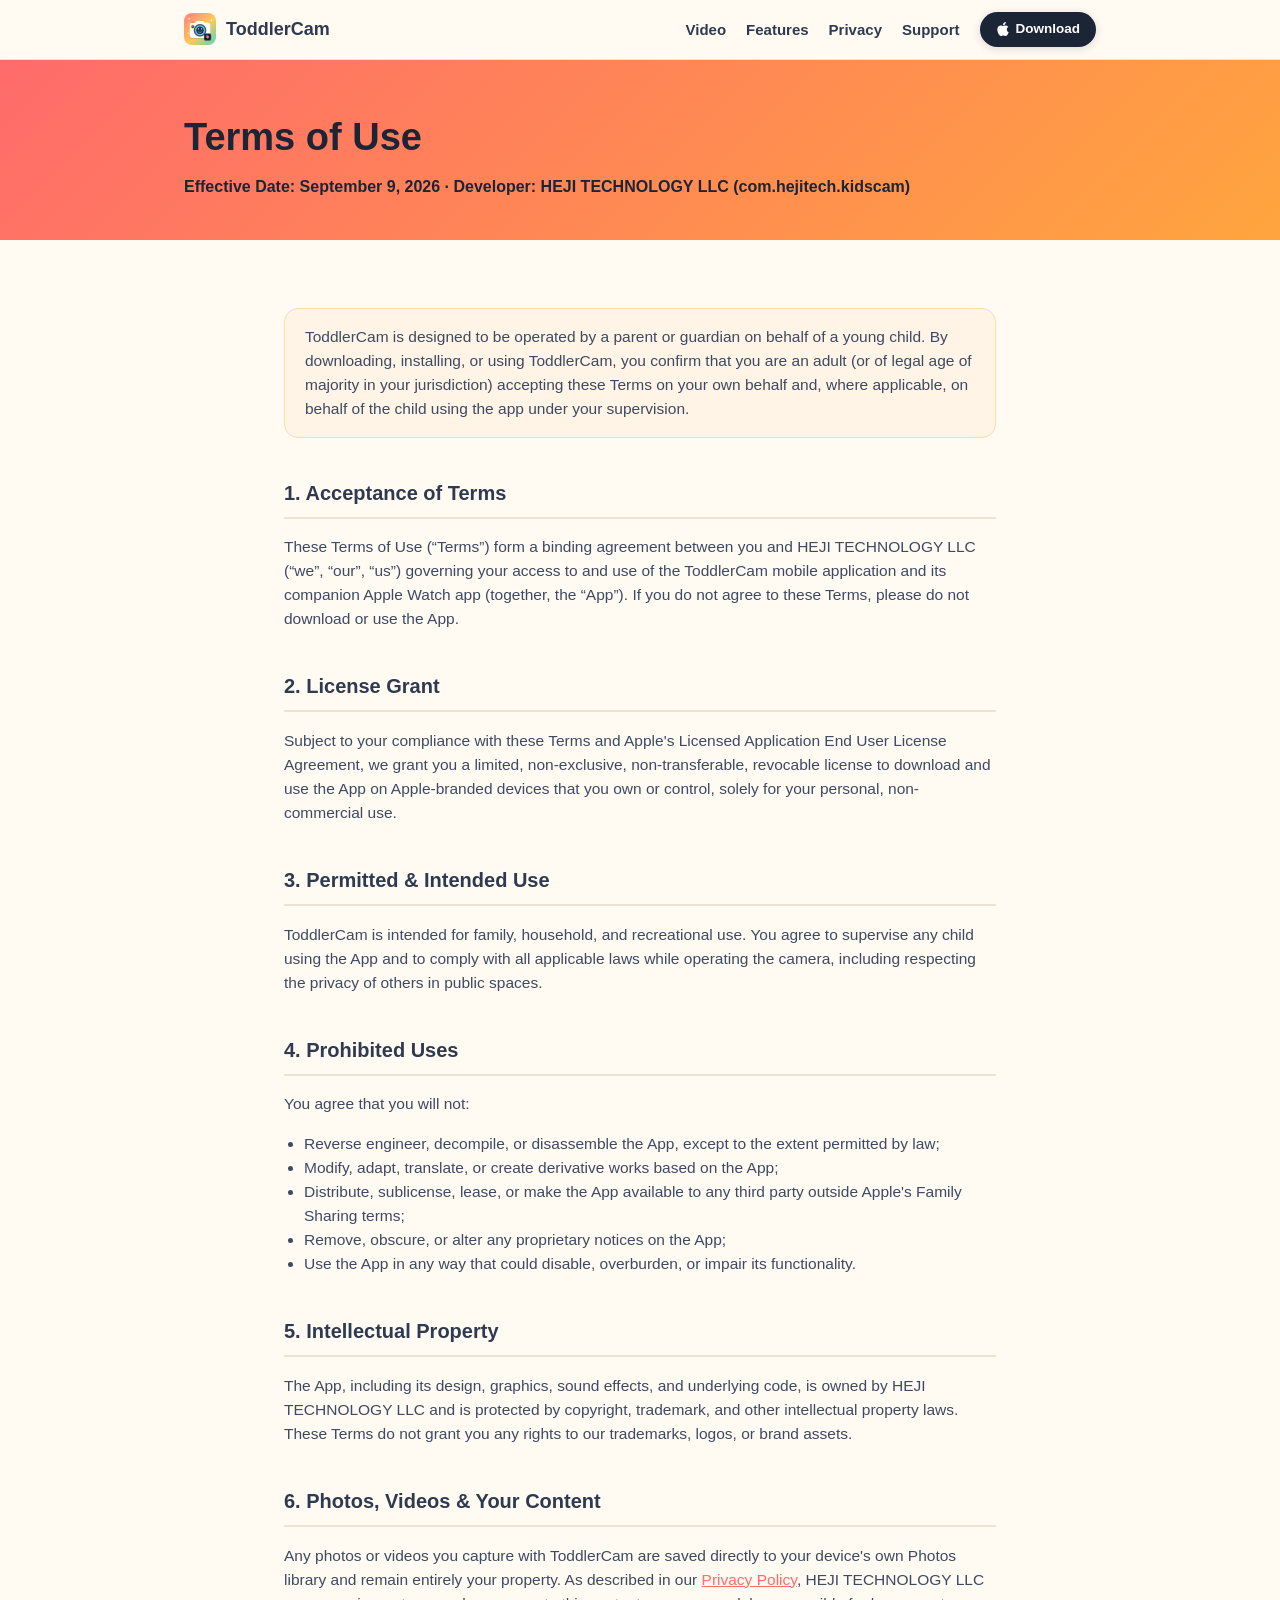
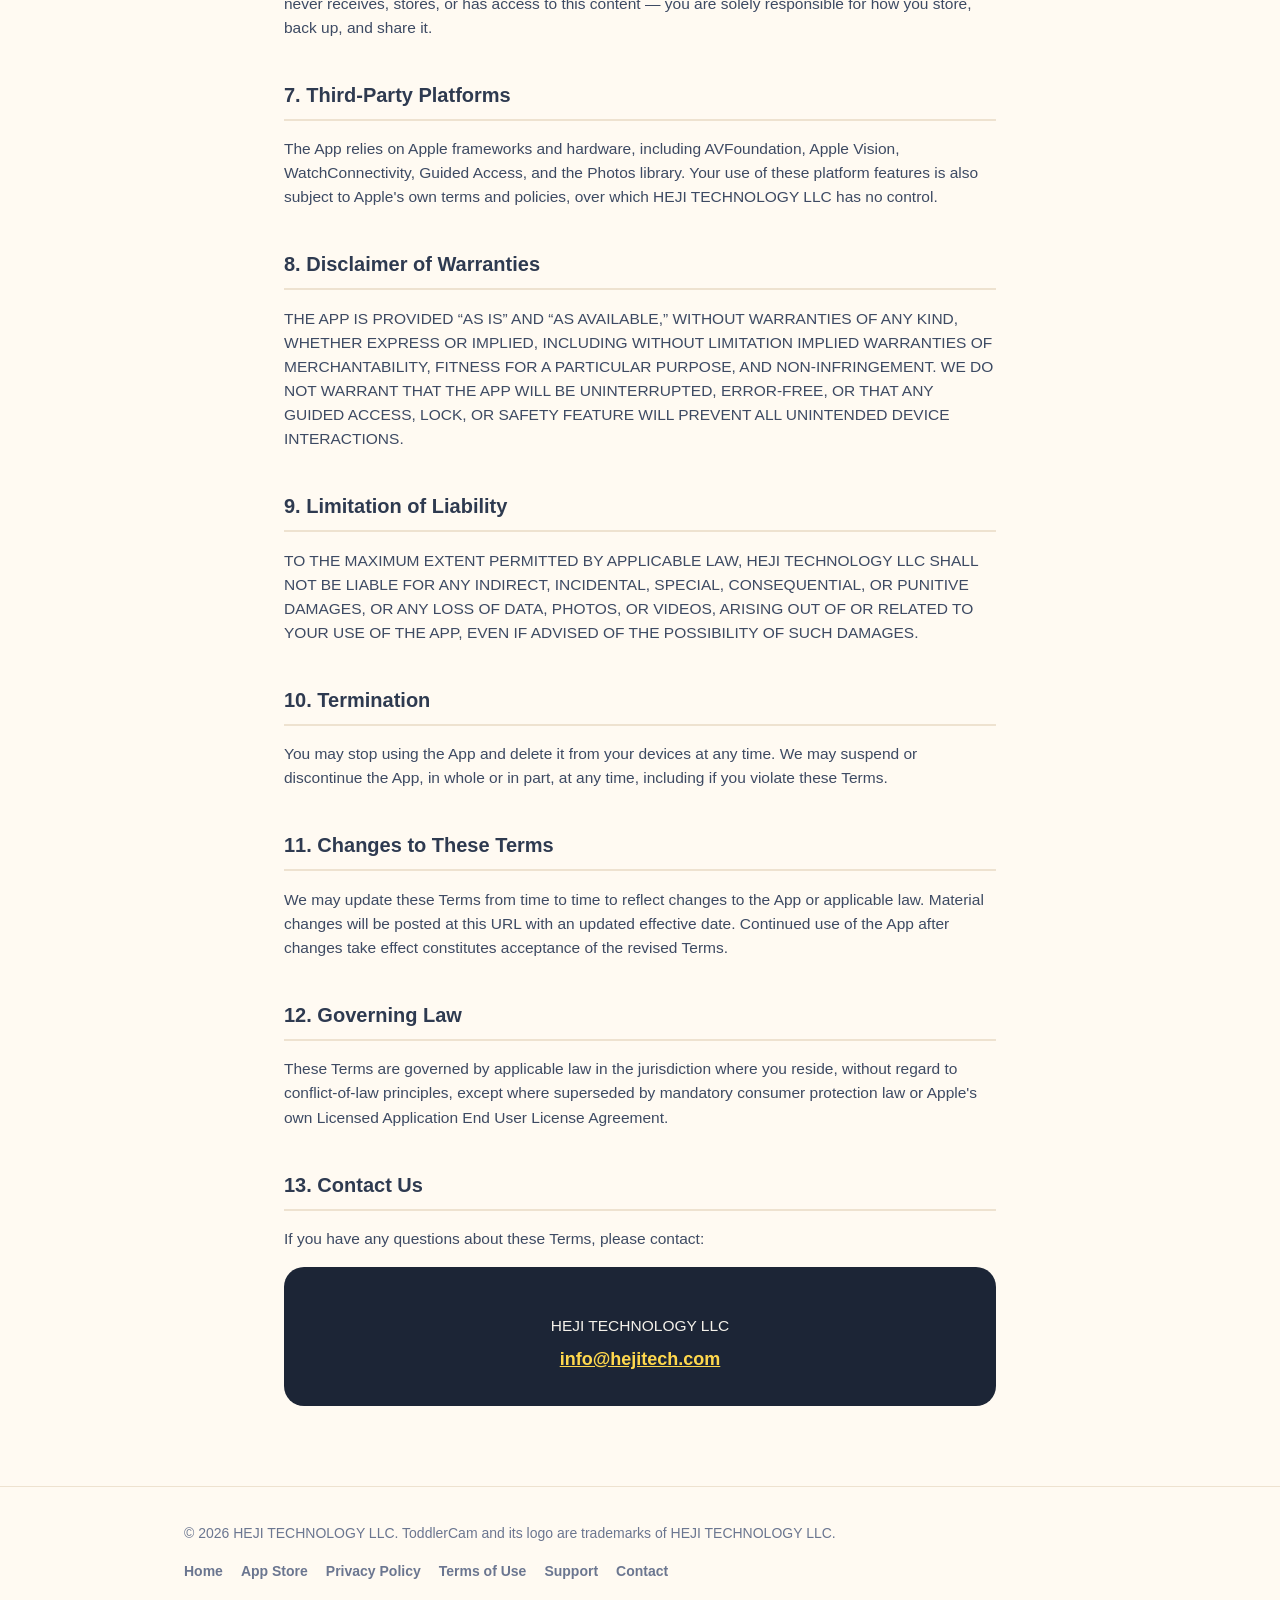
<file: site/terms.html>
<!DOCTYPE html>
<html lang="en">
<head>
<meta charset="UTF-8">
<meta name="viewport" content="width=device-width, initial-scale=1">
<title>Terms of Use — ToddlerCam</title>
<meta name="description" content="Terms of Use and End User License Agreement for ToddlerCam.">
<link rel="icon" type="image/png" href="assets/app-icon.png">
<link rel="stylesheet" href="styles.css">
</head>
<body>

<nav class="nav">
  <div class="wrap">
    <a class="brand" href="index.html">
      <img src="assets/app-icon.png" alt="ToddlerCam icon">
      ToddlerCam
    </a>
    <div class="nav-links">
      <a href="index.html#promo">Video</a>
      <a href="index.html#features">Features</a>
      <a href="privacy.html">Privacy</a>
      <a href="support.html">Support</a>
      <a class="nav-appstore-btn" href="https://apps.apple.com/us/app/toddlercam-dual-baby-camera/id6810526172" target="_blank" rel="noopener noreferrer">
        <svg viewBox="0 0 24 24" width="14" height="14" fill="currentColor" aria-hidden="true">
          <path d="M12.152 6.896c-.948 0-2.415-1.078-3.96-1.04-2.04.027-3.91 1.183-4.961 3.014-2.117 3.675-.546 9.103 1.519 12.09 1.013 1.454 2.208 3.09 3.792 3.039 1.52-.065 2.09-.987 3.935-.987 1.831 0 2.35.987 3.96.948 1.637-.026 2.676-1.48 3.676-2.948 1.156-1.688 1.636-3.325 1.662-3.415-.039-.013-3.182-1.221-3.22-4.857-.026-3.04 2.48-4.494 2.597-4.559-1.429-2.09-3.623-2.324-4.39-2.376-2-.156-3.675 1.09-4.61 1.09zM15.53 3.83c.843-1.012 1.4-2.427 1.245-3.83-1.207.052-2.662.805-3.532 1.818-.78.896-1.454 2.338-1.273 3.714 1.338.104 2.715-.688 3.559-1.701"/>
        </svg>
        <span>Download</span>
      </a>
    </div>
  </div>
</nav>

<header class="doc-hero">
  <div class="wrap">
    <h1>Terms of Use</h1>
    <p>Effective Date: September 9, 2026 · Developer: HEJI TECHNOLOGY LLC (com.hejitech.kidscam)</p>
  </div>
</header>

<article class="doc">

  <p class="callout">
    ToddlerCam is designed to be operated by a parent or guardian on behalf of a young child. By
    downloading, installing, or using ToddlerCam, you confirm that you are an adult (or of legal age of
    majority in your jurisdiction) accepting these Terms on your own behalf and, where applicable, on
    behalf of the child using the app under your supervision.
  </p>

  <h2>1. Acceptance of Terms</h2>
  <p>
    These Terms of Use (“Terms”) form a binding agreement between you and HEJI TECHNOLOGY LLC (“we”, “our”, “us”)
    governing your access to and use of the ToddlerCam mobile application and its companion Apple Watch
    app (together, the “App”). If you do not agree to these Terms, please do not download or use the App.
  </p>

  <h2>2. License Grant</h2>
  <p>
    Subject to your compliance with these Terms and Apple's Licensed Application End User License
    Agreement, we grant you a limited, non-exclusive, non-transferable, revocable license to download and
    use the App on Apple-branded devices that you own or control, solely for your personal, non-commercial
    use.
  </p>

  <h2>3. Permitted &amp; Intended Use</h2>
  <p>
    ToddlerCam is intended for family, household, and recreational use. You agree to supervise any child
    using the App and to comply with all applicable laws while operating the camera, including respecting the
    privacy of others in public spaces.
  </p>

  <h2>4. Prohibited Uses</h2>
  <p>You agree that you will not:</p>
  <ul>
    <li>Reverse engineer, decompile, or disassemble the App, except to the extent permitted by law;</li>
    <li>Modify, adapt, translate, or create derivative works based on the App;</li>
    <li>Distribute, sublicense, lease, or make the App available to any third party outside Apple's Family Sharing terms;</li>
    <li>Remove, obscure, or alter any proprietary notices on the App;</li>
    <li>Use the App in any way that could disable, overburden, or impair its functionality.</li>
  </ul>

  <h2>5. Intellectual Property</h2>
  <p>
    The App, including its design, graphics, sound effects, and underlying code, is owned by HEJI TECHNOLOGY LLC and
    is protected by copyright, trademark, and other intellectual property laws. These Terms do not grant
    you any rights to our trademarks, logos, or brand assets.
  </p>

  <h2>6. Photos, Videos &amp; Your Content</h2>
  <p>
    Any photos or videos you capture with ToddlerCam are saved directly to your device's own Photos
    library and remain entirely your property. As described in our
    <a href="privacy.html">Privacy Policy</a>, HEJI TECHNOLOGY LLC never receives, stores, or has access to this
    content — you are solely responsible for how you store, back up, and share it.
  </p>

  <h2>7. Third-Party Platforms</h2>
  <p>
    The App relies on Apple frameworks and hardware, including AVFoundation, Apple Vision, WatchConnectivity,
    Guided Access, and the Photos library. Your use of these platform features is also subject to Apple's
    own terms and policies, over which HEJI TECHNOLOGY LLC has no control.
  </p>

  <h2>8. Disclaimer of Warranties</h2>
  <p>
    THE APP IS PROVIDED “AS IS” AND “AS AVAILABLE,” WITHOUT WARRANTIES OF ANY KIND, WHETHER EXPRESS OR
    IMPLIED, INCLUDING WITHOUT LIMITATION IMPLIED WARRANTIES OF MERCHANTABILITY, FITNESS FOR A PARTICULAR
    PURPOSE, AND NON-INFRINGEMENT. WE DO NOT WARRANT THAT THE APP WILL BE UNINTERRUPTED, ERROR-FREE, OR
    THAT ANY GUIDED ACCESS, LOCK, OR SAFETY FEATURE WILL PREVENT ALL UNINTENDED DEVICE INTERACTIONS.
  </p>

  <h2>9. Limitation of Liability</h2>
  <p>
    TO THE MAXIMUM EXTENT PERMITTED BY APPLICABLE LAW, HEJI TECHNOLOGY LLC SHALL NOT BE LIABLE FOR ANY INDIRECT,
    INCIDENTAL, SPECIAL, CONSEQUENTIAL, OR PUNITIVE DAMAGES, OR ANY LOSS OF DATA, PHOTOS, OR VIDEOS,
    ARISING OUT OF OR RELATED TO YOUR USE OF THE APP, EVEN IF ADVISED OF THE POSSIBILITY OF SUCH DAMAGES.
  </p>

  <h2>10. Termination</h2>
  <p>
    You may stop using the App and delete it from your devices at any time. We may suspend or discontinue
    the App, in whole or in part, at any time, including if you violate these Terms.
  </p>

  <h2>11. Changes to These Terms</h2>
  <p>
    We may update these Terms from time to time to reflect changes to the App or applicable law. Material
    changes will be posted at this URL with an updated effective date. Continued use of the App after
    changes take effect constitutes acceptance of the revised Terms.
  </p>

  <h2>12. Governing Law</h2>
  <p>
    These Terms are governed by applicable law in the jurisdiction where you reside, without regard to
    conflict-of-law principles, except where superseded by mandatory consumer protection law or Apple's
    own Licensed Application End User License Agreement.
  </p>

  <h2>13. Contact Us</h2>
  <p>If you have any questions about these Terms, please contact:</p>
  <div class="contact-card">
    <p style="color:#f4f1ea; margin-bottom:8px;">HEJI TECHNOLOGY LLC</p>
    <a href="mailto:info@hejitech.com">info@hejitech.com</a>
  </div>

</article>

<footer>
  <div class="wrap">
    <span>© 2026 HEJI TECHNOLOGY LLC. ToddlerCam and its logo are trademarks of HEJI TECHNOLOGY LLC.</span>
    <nav>
      <a href="index.html">Home</a>
      <a href="https://apps.apple.com/us/app/toddlercam-dual-baby-camera/id6810526172" target="_blank" rel="noopener noreferrer">App Store</a>
      <a href="privacy.html">Privacy Policy</a>
      <a href="terms.html">Terms of Use</a>
      <a href="support.html">Support</a>
      <a href="mailto:info@hejitech.com">Contact</a>
    </nav>
  </div>
</footer>

</body>
</html>
</file>
<file: site/styles.css>
:root {
  --coral: #ff6b6b;
  --orange: #ffa53e;
  --yellow: #ffd84d;
  --mint: #5fd4a0;
  --sky: #4fc3e8;
  --navy: #2e3a50;
  --navy-deep: #1c2536;
  --ink: #26324a;
  --paper: #fffaf2;
  --card: #ffffff;
  --line: #eee2d0;
  --max: 960px;
}

* { box-sizing: border-box; }

html { scroll-behavior: smooth; }

body {
  margin: 0;
  font-family: -apple-system, BlinkMacSystemFont, "Segoe UI", Roboto, Helvetica, Arial, sans-serif;
  color: var(--ink);
  background: var(--paper);
  line-height: 1.55;
}

a { color: var(--coral); }
a:hover { color: var(--orange); }

img { display: block; max-width: 100%; }

.wrap {
  max-width: var(--max);
  margin: 0 auto;
  padding: 0 24px;
}

/* Nav */
.nav {
  position: sticky;
  top: 0;
  z-index: 20;
  background: rgba(255, 250, 242, 0.92);
  backdrop-filter: saturate(180%) blur(8px);
  border-bottom: 1px solid var(--line);
}

.nav .wrap {
  display: flex;
  align-items: center;
  justify-content: space-between;
  padding-top: 12px;
  padding-bottom: 12px;
}

.brand {
  display: flex;
  align-items: center;
  gap: 10px;
  font-weight: 800;
  font-size: 18px;
  color: var(--navy);
  text-decoration: none;
}

.brand img { width: 32px; height: 32px; border-radius: 8px; }

.nav-links {
  display: flex;
  align-items: center;
  gap: 20px;
  font-weight: 600;
  font-size: 15px;
}

.nav-links a { color: var(--navy); text-decoration: none; }
.nav-links a:hover { color: var(--coral); }

.nav-appstore-btn {
  background: var(--navy-deep);
  color: #fff !important;
  padding: 7px 16px;
  border-radius: 999px;
  font-size: 13.5px;
  font-weight: 700;
  text-decoration: none;
  display: inline-flex;
  align-items: center;
  gap: 6px;
  box-shadow: 0 2px 8px rgba(28, 37, 54, 0.15);
  transition: transform 0.15s ease, background 0.15s ease, box-shadow 0.15s ease;
}

.nav-appstore-btn:hover {
  background: #111520;
  transform: translateY(-1px);
  box-shadow: 0 4px 12px rgba(28, 37, 54, 0.25);
  color: #fff !important;
}

/* Hero */
.hero {
  background: linear-gradient(135deg, var(--coral) 0%, var(--orange) 45%, var(--yellow) 70%, var(--mint) 100%);
  padding: 64px 0 84px;
  color: var(--navy-deep);
}

.hero .wrap {
  display: grid;
  grid-template-columns: 1.1fr 0.9fr;
  gap: 40px;
  align-items: center;
}

@media (max-width: 840px) {
  .hero .wrap { grid-template-columns: 1fr; text-align: center; }
  .hero-art { order: -1; margin: 0 auto; }
}

.eyebrow {
  display: inline-block;
  background: rgba(255, 255, 255, 0.55);
  border-radius: 999px;
  padding: 6px 14px;
  font-weight: 700;
  font-size: 13px;
  letter-spacing: 0.02em;
  margin-bottom: 16px;
}

.hero h1 {
  font-size: clamp(32px, 5vw, 48px);
  line-height: 1.08;
  margin: 0 0 16px;
  font-weight: 800;
}

.hero p.lead {
  font-size: 18px;
  max-width: 46ch;
  margin: 0 0 28px;
}

@media (max-width: 840px) {
  .hero p.lead { margin-left: auto; margin-right: auto; }
}

.hero-download-block {
  display: inline-flex;
  flex-direction: column;
  align-items: flex-start;
  gap: 14px;
  margin-bottom: 20px;
}

.cta-row {
  display: flex;
  gap: 14px;
  flex-wrap: wrap;
  align-items: center;
}

@media (max-width: 840px) {
  .hero-download-block {
    display: flex;
    align-items: center;
    width: 100%;
    max-width: 360px;
    margin-left: auto;
    margin-right: auto;
  }
  .cta-row {
    justify-content: center;
    width: 100%;
  }
}

.btn {
  display: inline-flex;
  align-items: center;
  justify-content: center;
  gap: 8px;
  height: 54px;
  padding: 0 22px;
  border-radius: 14px;
  font-weight: 700;
  font-size: 15px;
  line-height: 1;
  text-decoration: none;
  border: 1.5px solid transparent;
  box-sizing: border-box;
  transition: transform 0.15s ease, background 0.15s ease, box-shadow 0.15s ease;
}

.btn-dark {
  background: var(--navy-deep);
  color: #fff;
}
.btn-dark:hover { background: #10151f; color: #fff; transform: translateY(-1px); }

.btn-outline {
  background: rgba(255, 255, 255, 0.45);
  color: var(--navy-deep);
  border-color: rgba(46, 58, 80, 0.28);
  box-shadow: 0 4px 14px rgba(46, 58, 80, 0.08);
}
.btn-outline:hover {
  background: rgba(255, 255, 255, 0.75);
  color: var(--navy-deep);
  transform: translateY(-1px);
  box-shadow: 0 6px 18px rgba(46, 58, 80, 0.12);
}

/* App Store Badge Button */
.btn-appstore {
  display: inline-flex;
  align-items: center;
  justify-content: center;
  gap: 12px;
  height: 54px;
  background: #000000;
  color: #ffffff !important;
  border: 1px solid rgba(255, 255, 255, 0.25);
  border-radius: 14px;
  padding: 0 18px;
  text-decoration: none;
  box-shadow: 0 6px 18px rgba(0, 0, 0, 0.22);
  box-sizing: border-box;
  transition: transform 0.15s ease, box-shadow 0.15s ease, background 0.15s ease;
  user-select: none;
}

.btn-appstore:hover {
  background: #141720;
  transform: translateY(-2px);
  box-shadow: 0 10px 24px rgba(0, 0, 0, 0.35);
  color: #ffffff !important;
}

.btn-appstore .appstore-apple-logo {
  flex-shrink: 0;
  width: 24px;
  height: 24px;
  fill: currentColor;
}

.btn-appstore .appstore-text {
  display: flex;
  flex-direction: column;
  text-align: left;
  line-height: 1.15;
}

.btn-appstore .appstore-sub {
  font-size: 10px;
  letter-spacing: 0.04em;
  text-transform: uppercase;
  font-weight: 500;
  opacity: 0.9;
}

.btn-appstore .appstore-title {
  font-size: 18px;
  letter-spacing: -0.01em;
  font-weight: 700;
  font-family: -apple-system, BlinkMacSystemFont, "Segoe UI", Roboto, sans-serif;
}

/* Hero QR Badge */
.hero-qr-badge {
  display: flex;
  align-items: center;
  gap: 14px;
  background: rgba(255, 255, 255, 0.65);
  backdrop-filter: saturate(180%) blur(12px);
  border: 1px solid rgba(255, 255, 255, 0.85);
  border-radius: 16px;
  padding: 8px 16px 8px 10px;
  width: 100%;
  box-sizing: border-box;
  box-shadow: 0 4px 16px rgba(46, 58, 80, 0.08);
  text-decoration: none;
  transition: transform 0.15s ease, background 0.15s ease, box-shadow 0.15s ease;
}

.hero-qr-badge:hover {
  background: rgba(255, 255, 255, 0.85);
  transform: translateY(-1px);
  box-shadow: 0 6px 20px rgba(46, 58, 80, 0.12);
}

.hero-qr-badge img {
  width: 52px;
  height: 52px;
  border-radius: 10px;
  background: #fff;
  flex-shrink: 0;
  box-shadow: 0 1px 4px rgba(0, 0, 0, 0.12);
}

.hero-qr-meta {
  display: flex;
  flex-direction: column;
  gap: 2px;
  text-align: left;
}

.hero-qr-meta strong {
  font-size: 13px;
  color: var(--navy-deep);
  line-height: 1.2;
}

.hero-qr-meta span {
  font-size: 11.5px;
  color: #4a5568;
  line-height: 1.2;
}

/* Live Badge */
.badge-live {
  display: inline-flex;
  align-items: center;
  gap: 8px;
  background: rgba(255, 255, 255, 0.75);
  backdrop-filter: blur(8px);
  border: 1px solid rgba(255, 255, 255, 0.95);
  border-radius: 999px;
  padding: 6px 14px;
  font-size: 12.5px;
  font-weight: 700;
  color: var(--navy-deep);
  width: fit-content;
}

.live-dot {
  width: 8px;
  height: 8px;
  border-radius: 50%;
  background: #10b981;
  box-shadow: 0 0 0 0 rgba(16, 185, 129, 0.7);
  animation: pulse-live 2s infinite;
}

@keyframes pulse-live {
  0% { box-shadow: 0 0 0 0 rgba(16, 185, 129, 0.7); }
  70% { box-shadow: 0 0 0 7px rgba(16, 185, 129, 0); }
  100% { box-shadow: 0 0 0 0 rgba(16, 185, 129, 0); }
}

.hero-art {
  display: flex;
  justify-content: center;
  align-items: center;
  position: relative;
  width: 100%;
}

.hero-stage {
  position: relative;
  display: flex;
  align-items: flex-end;
  justify-content: center;
  padding: 10px 10px 18px;
}

.hero-iphone {
  position: relative;
  z-index: 1;
}

.hero-iphone .iphone-frame {
  width: 275px;
  box-shadow:
    0 0 0 1px rgba(255, 255, 255, 0.25),
    0 0 0 3.5px #16181e,
    0 34px 75px -15px rgba(40, 15, 5, 0.45),
    0 14px 30px -6px rgba(40, 15, 5, 0.3);
}

.hero-watch {
  position: relative;
  z-index: 2;
  margin-left: -30px;
  margin-bottom: 44px;
}

.hero-watch .watch-assembly {
  width: 198px;
}

.hero-watch .watch-strap {
  width: 124px;
  height: 34px;
}

.hero-watch .watch-frame {
  border-radius: 42px;
  padding: 11px;
  box-shadow:
    0 0 0 1px rgba(255, 255, 255, 0.26),
    0 0 0 3px #15171e,
    0 32px 65px -10px rgba(35, 12, 5, 0.55),
    0 14px 26px -6px rgba(35, 12, 5, 0.35);
}

.hero-watch .digital-crown {
  top: 38px;
  height: 32px;
}

.hero-watch .watch-side-button {
  top: 82px;
  height: 34px;
}

.hero-watch .watch-mic {
  top: 60px;
}

@media (max-width: 720px) {
  .hero-stage {
    padding: 10px 0 24px;
  }
  .hero-iphone .iphone-frame {
    width: 215px;
    border-radius: 40px;
    padding: 8px;
  }
  .hero-iphone .iphone-screen {
    border-radius: 32px;
  }
  .hero-iphone .dynamic-island {
    width: 60px;
    height: 17px;
    top: 6px;
  }
  .hero-iphone .home-indicator {
    width: 80px;
    height: 3px;
    bottom: 5px;
  }
  .hero-watch {
    margin-left: -28px;
    margin-bottom: 22px;
  }
  .hero-watch .watch-assembly {
    width: 148px;
  }
  .hero-watch .watch-frame {
    border-radius: 34px;
    padding: 9px;
  }
  .hero-watch .watch-screen {
    border-radius: 26px;
  }
  .hero-watch .watch-strap {
    width: 92px;
    height: 26px;
  }
  .hero-watch .digital-crown {
    top: 28px;
    height: 24px;
    width: 5px;
    right: -5px;
  }
  .hero-watch .watch-side-button {
    top: 62px;
    height: 26px;
    width: 2.5px;
    right: -2.5px;
  }
  .hero-watch .watch-mic {
    top: 45px;
    height: 18px;
    width: 2px;
    left: -2px;
  }
}

@media (max-width: 600px) {
  .nav-links {
    gap: 12px;
    font-size: 13.5px;
  }
}

/* Sections */
section { padding: 68px 0; }

.section-head {
  text-align: center;
  max-width: 640px;
  margin: 0 auto 44px;
}

.section-head .kicker {
  color: var(--coral);
  font-weight: 800;
  font-size: 13px;
  letter-spacing: 0.08em;
  text-transform: uppercase;
}

.section-head h2 {
  font-size: clamp(26px, 3.4vw, 34px);
  margin: 10px 0 12px;
  color: var(--navy);
}

.section-head p { color: #5c6a82; font-size: 16px; }

.features {
  display: grid;
  grid-template-columns: repeat(2, 1fr);
  gap: 20px;
}

@media (max-width: 720px) {
  .features { grid-template-columns: 1fr; }
}

.feature-card {
  background: var(--card);
  border: 1px solid var(--line);
  border-radius: 20px;
  padding: 26px;
  display: flex;
  gap: 16px;
}

.feature-icon {
  flex: 0 0 auto;
  width: 46px;
  height: 46px;
  border-radius: 14px;
  display: flex;
  align-items: center;
  justify-content: center;
  font-size: 22px;
  background: linear-gradient(135deg, var(--sky), var(--mint));
}

.feature-card h3 {
  margin: 0 0 6px;
  font-size: 17px;
  color: var(--navy);
}

.feature-card p { margin: 0; color: #5c6a82; font-size: 14.5px; }

.showcase {
  background: var(--navy-deep);
  color: #f4f1ea;
}

.showcase .section-head p { color: #b9c2d4; }
.showcase .section-head .kicker { color: var(--yellow); }

.device-stage {
  display: flex;
  justify-content: center;
  align-items: stretch;
  gap: 64px;
  flex-wrap: wrap;
  margin: 0 auto;
}

.device-card {
  display: flex;
  flex-direction: column;
  align-items: center;
  justify-content: space-between;
}

.device-frame-box {
  flex: 1;
  display: flex;
  align-items: center;
  justify-content: center;
  padding: 12px 0;
}

/* iPhone Device Frame */
.iphone-frame {
  position: relative;
  width: 290px;
  background: linear-gradient(145deg, #383c46 0%, #1e2128 40%, #101216 100%);
  border-radius: 52px;
  padding: 10px;
  box-shadow:
    0 0 0 1px rgba(255, 255, 255, 0.16),
    0 0 0 3.5px #16181e,
    0 28px 65px -12px rgba(0, 0, 0, 0.8),
    0 12px 28px -6px rgba(0, 0, 0, 0.5);
  box-sizing: border-box;
}

.iphone-btn {
  position: absolute;
  background: #262932;
  box-shadow: inset 0 0 1px rgba(255, 255, 255, 0.3);
  z-index: 1;
}

.iphone-action {
  left: -4px;
  top: 102px;
  width: 4px;
  height: 26px;
  border-radius: 3px 0 0 3px;
}

.iphone-vol-up {
  left: -4px;
  top: 142px;
  width: 4px;
  height: 48px;
  border-radius: 3px 0 0 3px;
}

.iphone-vol-down {
  left: -4px;
  top: 202px;
  width: 4px;
  height: 48px;
  border-radius: 3px 0 0 3px;
}

.iphone-power {
  right: -4px;
  top: 152px;
  width: 4px;
  height: 72px;
  border-radius: 0 3px 3px 0;
}

.iphone-screen {
  position: relative;
  border-radius: 42px;
  overflow: hidden;
  background: #000;
  line-height: 0;
  box-shadow: inset 0 0 0 1px rgba(255, 255, 255, 0.08);
}

.iphone-screen img {
  display: block;
  width: 100%;
  height: auto;
  border-radius: 0;
  margin: 0;
}

.dynamic-island {
  position: absolute;
  top: 8px;
  left: 50%;
  transform: translateX(-50%);
  width: 74px;
  height: 21px;
  background: #000;
  border-radius: 20px;
  z-index: 10;
  display: flex;
  align-items: center;
  justify-content: flex-end;
  padding-right: 7px;
  box-shadow: 0 0 1px 1px rgba(255, 255, 255, 0.06);
  pointer-events: none;
}

.dynamic-island .sensor-dot {
  width: 3.5px;
  height: 3.5px;
  border-radius: 50%;
  background: #0a0d14;
  margin-right: 3px;
}

.dynamic-island .lens-reflection {
  width: 7.5px;
  height: 7.5px;
  border-radius: 50%;
  background: radial-gradient(circle at 35% 35%, #1c2538 0%, #05070d 80%);
  box-shadow: inset 0 0 1px rgba(255, 255, 255, 0.3);
}

.home-indicator {
  position: absolute;
  bottom: 8px;
  left: 50%;
  transform: translateX(-50%);
  width: 110px;
  height: 4px;
  background: rgba(255, 255, 255, 0.75);
  border-radius: 4px;
  z-index: 10;
  pointer-events: none;
}

/* Apple Watch Device Frame */
.watch-assembly {
  position: relative;
  display: flex;
  flex-direction: column;
  align-items: center;
  width: 232px;
}

.watch-strap {
  width: 142px;
  height: 40px;
  position: relative;
  z-index: 0;
}

.strap-top {
  border-radius: 16px 16px 0 0;
  margin-bottom: -8px;
  background: linear-gradient(180deg, #1b212c 0%, #0d1016 100%);
  box-shadow: inset 0 1px 1.5px rgba(255, 255, 255, 0.12), 0 -6px 16px rgba(0, 0, 0, 0.45);
}

.strap-bottom {
  border-radius: 0 0 16px 16px;
  margin-top: -8px;
  background: linear-gradient(180deg, #0d1016 0%, #1b212c 100%);
  box-shadow: inset 0 -1px 1.5px rgba(255, 255, 255, 0.12), 0 8px 20px rgba(0, 0, 0, 0.45);
}

.watch-frame {
  position: relative;
  width: 100%;
  background: linear-gradient(145deg, #3a3f4c 0%, #1e222a 45%, #0f1116 100%);
  border-radius: 46px;
  padding: 12px;
  box-shadow:
    0 0 0 1px rgba(255, 255, 255, 0.2),
    0 0 0 3px #15171e,
    0 30px 65px -12px rgba(0, 0, 0, 0.8),
    0 12px 28px -6px rgba(0, 0, 0, 0.5);
  box-sizing: border-box;
  z-index: 1;
}

.digital-crown {
  position: absolute;
  right: -7px;
  top: 48px;
  width: 7px;
  height: 38px;
  background: repeating-linear-gradient(
    to bottom,
    #5c6270 0px,
    #5c6270 2px,
    #1e2128 2px,
    #1e2128 4px
  );
  border-radius: 0 4px 4px 0;
  box-shadow:
    inset 1px 0 1.5px rgba(255, 255, 255, 0.3),
    2px 1px 4px rgba(0, 0, 0, 0.6);
  border: 1px solid #2d313c;
  border-left: none;
  z-index: 2;
}

.watch-side-button {
  position: absolute;
  right: -3px;
  top: 102px;
  width: 3px;
  height: 40px;
  background: #282c35;
  border-radius: 0 2px 2px 0;
  box-shadow: 1px 0 2px rgba(0, 0, 0, 0.5);
  border: 1px solid #1a1c22;
  border-left: none;
  z-index: 2;
}

.watch-mic {
  position: absolute;
  left: -2px;
  top: 76px;
  width: 2px;
  height: 24px;
  background: #111317;
  border-radius: 2px 0 0 2px;
}

.watch-screen {
  position: relative;
  border-radius: 34px;
  overflow: hidden;
  background: #000;
  line-height: 0;
  box-shadow: inset 0 0 0 1px rgba(255, 255, 255, 0.08);
}

.watch-screen img {
  display: block;
  width: 100%;
  height: auto;
  border-radius: 0;
  margin: 0;
}

/* Device Labels */
.device-label {
  margin-top: 24px;
  text-align: center;
  display: flex;
  flex-direction: column;
  align-items: center;
  gap: 4px;
}

.device-type-tag {
  font-size: 11.5px;
  font-weight: 800;
  letter-spacing: 0.08em;
  text-transform: uppercase;
  color: var(--yellow);
}

.device-caption {
  font-size: 16px;
  font-weight: 700;
  color: #f4f1ea;
}

@media (max-width: 720px) {
  .device-stage {
    flex-direction: column;
    align-items: center;
    gap: 44px;
  }
}

.disclaimer-note {
  margin-top: 24px;
  text-align: center;
  font-size: 13px;
  color: #9aa5be;
  line-height: 1.5;
}

.privacy-strip {
  background: linear-gradient(135deg, var(--mint), var(--sky));
  border-radius: 24px;
  padding: 40px;
  display: grid;
  grid-template-columns: 1fr auto;
  gap: 24px;
  align-items: center;
  color: var(--navy-deep);
}

@media (max-width: 720px) {
  .privacy-strip { grid-template-columns: 1fr; text-align: center; }
}

.privacy-strip h2 { margin: 0 0 8px; font-size: 24px; }
.privacy-strip p { margin: 0; }

.pill-list {
  display: flex;
  flex-wrap: wrap;
  gap: 10px;
  margin-top: 16px;
}

@media (max-width: 720px) {
  .pill-list { justify-content: center; }
}

.pill {
  background: rgba(255, 255, 255, 0.55);
  border-radius: 999px;
  padding: 6px 14px;
  font-size: 13px;
  font-weight: 700;
}

footer {
  border-top: 1px solid var(--line);
  padding: 36px 0;
  font-size: 14px;
  color: #6b7690;
}

footer .wrap {
  display: flex;
  justify-content: space-between;
  flex-wrap: wrap;
  gap: 16px;
}

footer nav { display: flex; gap: 18px; flex-wrap: wrap; }
footer nav a { color: #6b7690; text-decoration: none; font-weight: 600; }
footer nav a:hover { color: var(--coral); }

/* Legal / doc pages */
.doc-hero {
  background: linear-gradient(135deg, var(--coral), var(--orange));
  color: var(--navy-deep);
  padding: 48px 0 40px;
}

.doc-hero h1 { margin: 0 0 8px; font-size: clamp(28px, 4vw, 38px); }
.doc-hero p { margin: 0; font-weight: 600; }

.doc {
  max-width: 760px;
  margin: 0 auto;
  padding: 48px 24px 80px;
}

.doc h2 {
  color: var(--navy);
  font-size: 20px;
  margin-top: 40px;
  border-bottom: 2px solid var(--line);
  padding-bottom: 8px;
}

.doc h2:first-child { margin-top: 0; }

.doc h3 { color: var(--navy); font-size: 16.5px; margin-top: 24px; }

.doc p, .doc li { color: #3d4a63; font-size: 15.5px; }

.doc ul { padding-left: 20px; }

.callout {
  background: #fff4e6;
  border: 1px solid #ffdca8;
  border-radius: 14px;
  padding: 16px 20px;
  font-size: 14.5px;
  color: #7a4a12;
  margin: 20px 0;
}

.faq-item {
  background: var(--card);
  border: 1px solid var(--line);
  border-radius: 16px;
  padding: 20px 22px;
  margin-bottom: 14px;
}

.faq-item h3 { margin: 0 0 8px; color: var(--navy); font-size: 16px; }
.faq-item p { margin: 0; color: #5c6a82; font-size: 14.5px; }

.contact-card {
  background: var(--navy-deep);
  color: #f4f1ea;
  border-radius: 20px;
  padding: 32px;
  text-align: center;
}

.contact-card a {
  color: var(--yellow);
  font-weight: 700;
  font-size: 18px;
}

/* Promo Video Section */
.promo-section {
  background: #ffffff;
  border-bottom: 1px solid var(--line);
  position: relative;
  overflow: hidden;
}

.promo-stage {
  display: grid;
  grid-template-columns: 0.95fr 1.05fr;
  gap: 56px;
  align-items: center;
}

@media (max-width: 840px) {
  .promo-stage {
    grid-template-columns: 1fr;
    text-align: center;
    gap: 40px;
  }
}

.promo-video-wrap {
  display: flex;
  flex-direction: column;
  align-items: center;
  justify-content: center;
}

.promo-iphone {
  width: 280px;
  box-shadow:
    0 0 0 1px rgba(255, 255, 255, 0.16),
    0 0 0 3.5px #16181e,
    0 34px 75px -15px rgba(35, 20, 10, 0.35),
    0 14px 30px -6px rgba(35, 20, 10, 0.2);
}

.promo-video-screen {
  position: relative;
  border-radius: 42px;
  overflow: hidden;
  background: #000;
  aspect-ratio: 9 / 19.5;
  line-height: 0;
  cursor: pointer;
}

.promo-video-screen video {
  width: 100%;
  height: 100%;
  object-fit: cover;
  display: block;
}

.promo-video-overlay {
  position: absolute;
  top: 0;
  left: 0;
  right: 0;
  bottom: 0;
  pointer-events: none;
  z-index: 11;
  display: flex;
  align-items: flex-end;
  justify-content: center;
  padding-bottom: 24px;
}

.video-ctrl-pill {
  pointer-events: auto;
  background: rgba(16, 20, 30, 0.76);
  backdrop-filter: blur(12px);
  color: #ffffff;
  border: 1px solid rgba(255, 255, 255, 0.25);
  border-radius: 999px;
  padding: 6px 14px;
  font-size: 12px;
  font-weight: 700;
  cursor: pointer;
  display: inline-flex;
  align-items: center;
  gap: 6px;
  transition: background 0.15s ease, transform 0.15s ease;
  user-select: none;
}

.video-ctrl-pill:hover {
  background: rgba(16, 20, 30, 0.92);
  transform: scale(1.05);
}

.promo-content {
  display: flex;
  flex-direction: column;
  gap: 16px;
}

@media (max-width: 840px) {
  .promo-content {
    align-items: center;
  }
}

.promo-content .kicker {
  color: var(--coral);
  font-weight: 800;
  font-size: 13px;
  letter-spacing: 0.08em;
  text-transform: uppercase;
}

.promo-content h2 {
  font-size: clamp(28px, 3.6vw, 38px);
  line-height: 1.15;
  margin: 0;
  color: var(--navy-deep);
}

.promo-content p.lead {
  font-size: 16.5px;
  color: #48546b;
  margin: 0 0 8px;
  line-height: 1.6;
}

.promo-download-card {
  background: var(--paper);
  border: 1px solid var(--line);
  border-radius: 20px;
  padding: 22px;
  display: flex;
  gap: 20px;
  align-items: center;
  box-shadow: 0 8px 24px rgba(46, 58, 80, 0.06);
  margin-top: 6px;
}

@media (max-width: 580px) {
  .promo-download-card {
    flex-direction: column;
    text-align: center;
  }
}

.promo-qr-box {
  display: flex;
  flex-direction: column;
  align-items: center;
  gap: 6px;
  flex-shrink: 0;
}

.promo-qr-box img {
  width: 96px;
  height: 96px;
  border-radius: 12px;
  background: #fff;
  padding: 4px;
  border: 1px solid var(--line);
  box-shadow: 0 2px 8px rgba(0, 0, 0, 0.06);
}

.promo-qr-box span {
  font-size: 11px;
  font-weight: 700;
  color: #718096;
}

.promo-download-info {
  display: flex;
  flex-direction: column;
  gap: 8px;
  text-align: left;
}

@media (max-width: 580px) {
  .promo-download-info {
    text-align: center;
    align-items: center;
  }
}

.promo-tag {
  display: inline-block;
  background: rgba(95, 212, 160, 0.25);
  color: #1b6845;
  border-radius: 999px;
  padding: 3px 10px;
  font-size: 11.5px;
  font-weight: 700;
  width: fit-content;
}

.promo-download-info h4 {
  margin: 0;
  font-size: 17px;
  color: var(--navy-deep);
}

.promo-download-info p {
  margin: 0;
  font-size: 13.5px;
  color: #5c6a82;
}

.promo-specs {
  display: flex;
  flex-wrap: wrap;
  gap: 10px;
  margin-top: 6px;
}

@media (max-width: 840px) {
  .promo-specs {
    justify-content: center;
  }
}

.spec-badge {
  background: #f1f4f9;
  border: 1px solid #e0e6f0;
  border-radius: 999px;
  padding: 5px 12px;
  font-size: 12.5px;
  font-weight: 600;
  color: #4a5568;
}

/* Bottom Download Banner */
.download-banner {
  background: linear-gradient(135deg, var(--navy-deep) 0%, #202c40 100%);
  color: #ffffff;
  padding: 80px 0;
}

.download-box {
  display: grid;
  grid-template-columns: 1.2fr 0.8fr;
  gap: 40px;
  align-items: center;
  background: rgba(255, 255, 255, 0.06);
  border: 1px solid rgba(255, 255, 255, 0.12);
  border-radius: 28px;
  padding: 48px;
  backdrop-filter: blur(16px);
}

@media (max-width: 800px) {
  .download-box {
    grid-template-columns: 1fr;
    text-align: center;
    padding: 32px 24px;
  }
}

.download-content h2 {
  font-size: clamp(28px, 3.8vw, 40px);
  margin: 8px 0 14px;
  color: #ffffff;
}

.download-content p {
  font-size: 17px;
  color: #c0cbe0;
  margin: 0 0 24px;
  max-width: 48ch;
}

@media (max-width: 800px) {
  .download-content p {
    margin-left: auto;
    margin-right: auto;
  }
}

.download-content .kicker {
  color: var(--yellow);
  font-weight: 800;
  font-size: 13px;
  letter-spacing: 0.08em;
  text-transform: uppercase;
}

.download-actions {
  display: flex;
  gap: 14px;
  flex-wrap: wrap;
  align-items: center;
}

@media (max-width: 800px) {
  .download-actions {
    justify-content: center;
  }
}

.download-qr-wrap {
  display: flex;
  flex-direction: column;
  align-items: center;
  justify-content: center;
  gap: 10px;
  background: rgba(255, 255, 255, 0.08);
  border: 1px solid rgba(255, 255, 255, 0.15);
  border-radius: 20px;
  padding: 24px;
  text-align: center;
}

.download-qr-wrap img {
  width: 130px;
  height: 130px;
  border-radius: 14px;
  background: #ffffff;
  padding: 6px;
  box-shadow: 0 8px 24px rgba(0, 0, 0, 0.3);
}

.download-qr-wrap span {
  font-size: 12.5px;
  font-weight: 700;
  color: #e2e8f0;
}

.btn-outline-white {
  background: transparent;
  color: #ffffff;
  border-color: rgba(255, 255, 255, 0.45);
}
.btn-outline-white:hover {
  background: rgba(255, 255, 255, 0.15);
  border-color: #ffffff;
  color: #ffffff;
  transform: translateY(-1px);
}
</file>
